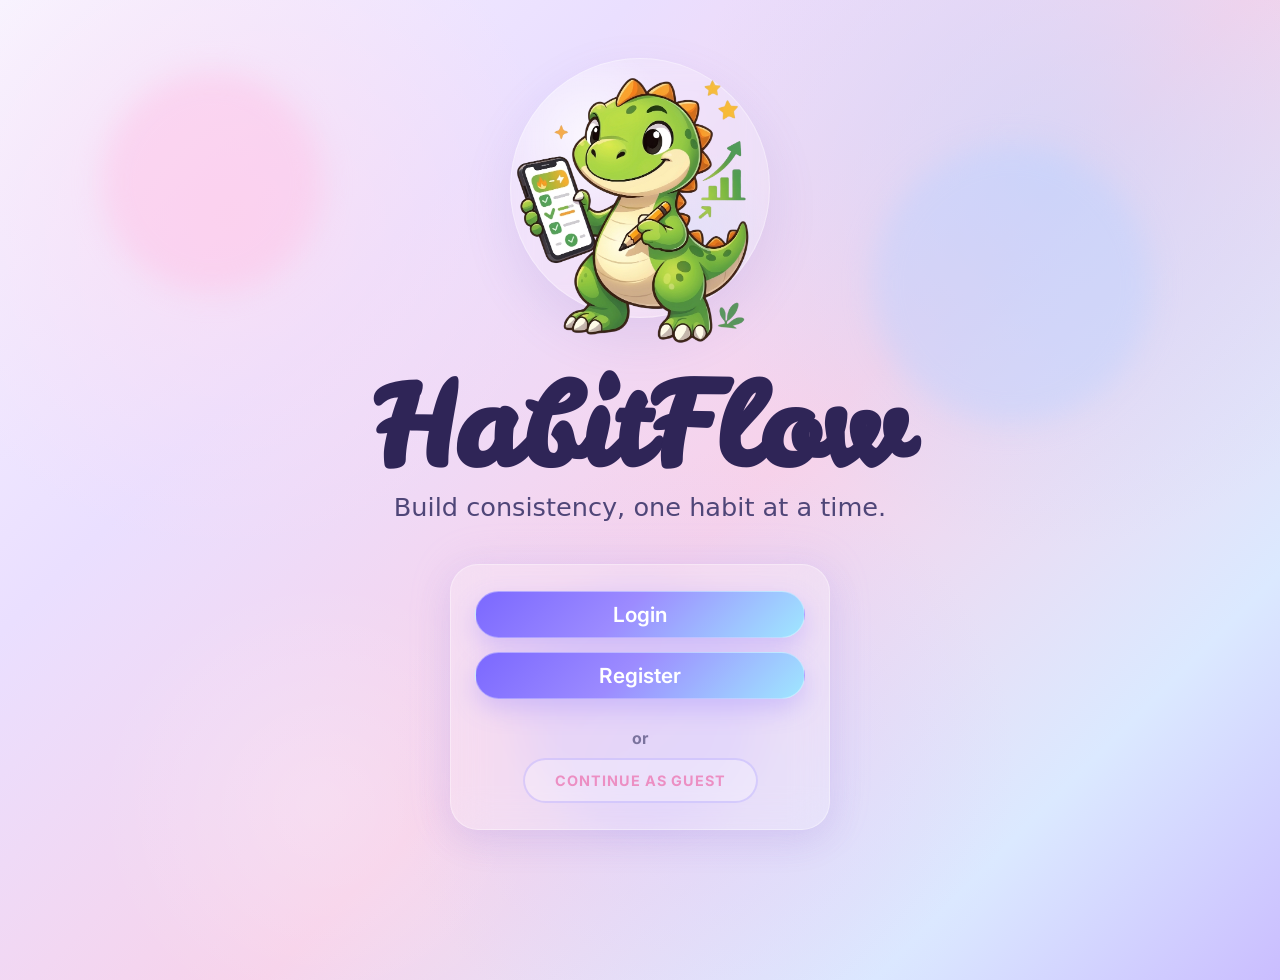
<file: frontend/pages/index.html>
<!DOCTYPE html>
<html lang="en">

<head>
  <meta charset="UTF-8">
  <meta http-equiv="X-UA-Compatible" content="IE=edge">
  <meta name="viewport" content="width=device-width, initial-scale=1.0">
  <title>Habit Tracker | Build Better Habits</title>

  <!-- BASE -->
  <link rel="stylesheet" href="../css/base/reset.css">
  <link rel="stylesheet" href="../css/base/root.css">

  <!-- GLOBAL -->
  <link rel="stylesheet" href="../css/global.css">

  <!-- COMPONENTS -->



  <!-- PAGE -->
  <link rel="stylesheet" href="../css/pages/landing-page.css">
</head>

<body class="landing-page">
  <div class="bg-orb orb-1"></div>
  <div class="bg-orb orb-2"></div>
  <div class="bg-orb orb-3"></div>

  <div class="page-shell">
    <header class="landing-header">
      <div class="illustration-circle">
        <img src="../img/streakasaur-hero.png" alt="Habitify Mascot" width="300"
          title="Start your journey and keep the streak alive!">
      </div>
      <h1 class="app-title">HabitFlow</h1>
      <p class="tagline">Build consistency, one habit at a time.</p>
    </header>

    <main class="splash-content glass-panel">
      <a href="login.html"><button class="btn btn-glow">Login</button></a>
      <a href="register.html"><button class="btn btn-glow">Register</button></a>

      <div class="guest-option">
        <p>or</p>
        <button id="guestBtn" class="btn-guest">
          Continue as Guest
        </button>
      </div>
      <script src="../js/core/storage.js"></script>
      <script src="../js/core/auth.js"></script>
      <script src="../js/core/redirect.js"></script>

    </main>
  </div>
</body>

</html>
</file>
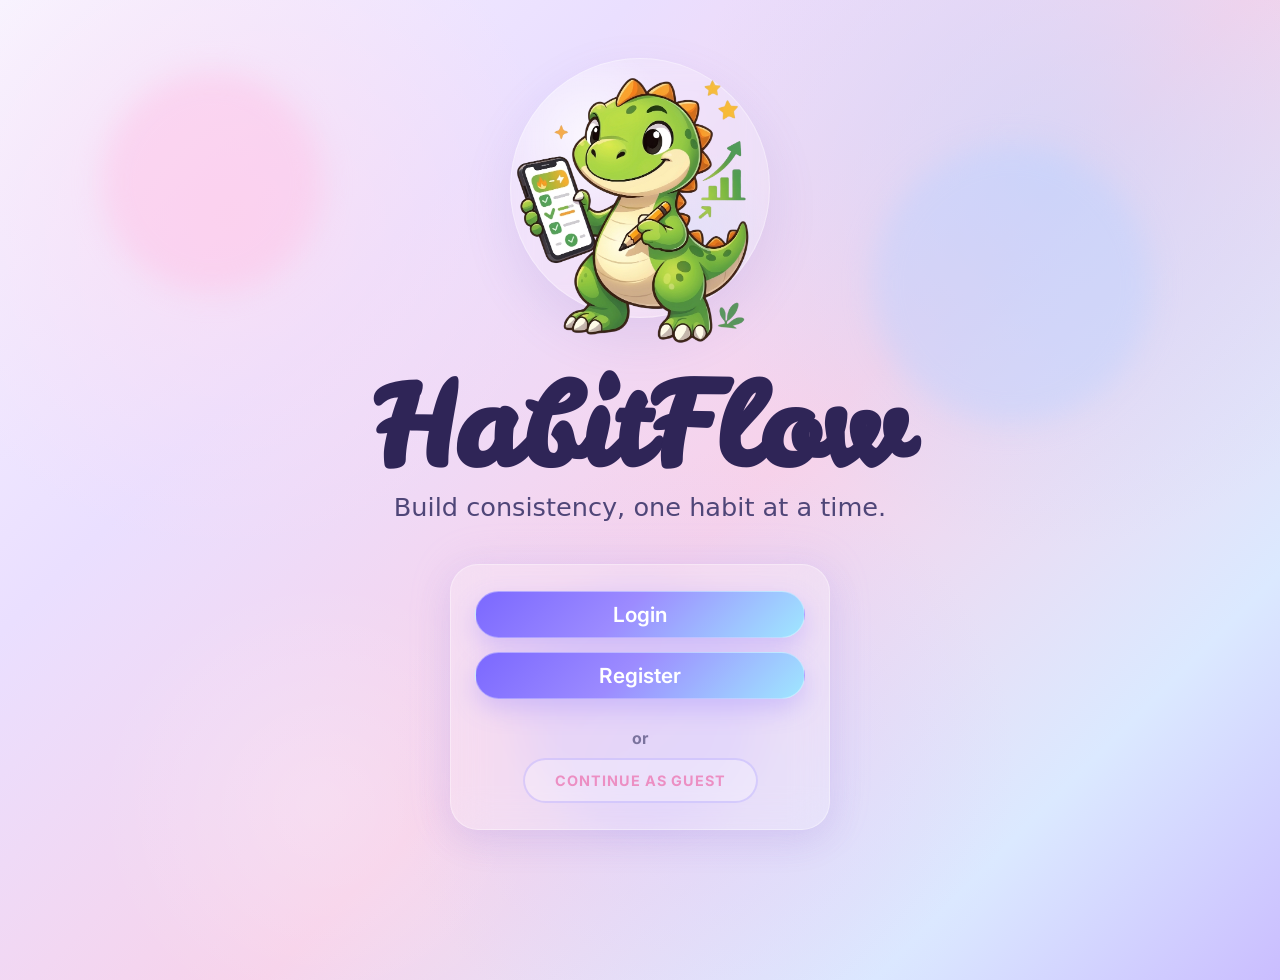
<file: frontend/pages/achievements.html>
<!DOCTYPE html>
<html lang="en">

<head>
    <meta charset="UTF-8">
    <meta name="viewport" content="width=device-width, initial-scale=1.0">

    <title>Achievements | HabitFlow</title>

    <!-- Base -->
    <link rel="stylesheet" href="../css/base/reset.css">
    <link rel="stylesheet" href="../css/base/root.css">

    <!-- Global -->
    <link rel="stylesheet" href="../css/global.css">

    <!-- Navigation -->
    <link rel="stylesheet" href="../css/components/navigation.css">

    <!-- Page -->
    <link rel="stylesheet" href="../css/pages/achievements/main.css">
    <link rel="stylesheet" href="../css/pages/achievements/summary.css">
    <link rel="stylesheet" href="../css/pages/achievements/filters.css">
    <link rel="stylesheet" href="../css/pages/achievements/cards.css">

    <link rel="stylesheet"
        href="https://fonts.googleapis.com/css2?family=Material+Symbols+Rounded:opsz,wght,FILL,GRAD@20..48,100..700,0..1,-50..200" />
</head>


<body>

    <!-- =========================================================
         ACHIEVEMENTS PAGE
    ========================================================== -->

    <main class="achievements-page">

        <!-- =========================================================
         ACHIEVEMENTS HEADER
    ========================================================== -->

        <section class="achievements-header">

            <div class="achievements-header-content">

                <div class="achievements-title-icon">
                    <span class="material-symbols-rounded">
                        emoji_events
                    </span>
                </div>

                <div class="achievements-title-text">

                    <h1>Achievements</h1>

                    <p>
                        Celebrate your progress and every milestone along the way.
                    </p>

                </div>

            </div>


            <!-- Streaksaur -->
            <div class="achievements-header-avatar">

                <img src="../img/streakasaur-hero.png" alt="Streaksaur">

            </div>

        </section>

        <!-- =========================================================
         ACHIEVEMENT SUMMARY
    ========================================================== -->

        <section class="achievement-summary">

            <!-- Unlocked -->
            <div class="achievement-summary-item">

                <div class="summary-icon summary-unlocked">
                    <span class="material-symbols-rounded">
                        workspace_premium
                    </span>
                </div>

                <div class="summary-info">
                    <strong id="summary-unlocked">0</strong>
                    <span>Unlocked</span>
                </div>

            </div>


            <div class="summary-divider"></div>


            <!-- Locked -->
            <div class="achievement-summary-item">

                <div class="summary-icon summary-locked">
                    <span class="material-symbols-rounded">
                        lock
                    </span>
                </div>

                <div class="summary-info">
                    <strong id="summary-locked">0</strong>
                    <span>Locked</span>
                </div>

            </div>


            <div class="summary-divider"></div>


            <!-- Points -->
            <div class="achievement-summary-item">

                <div class="summary-icon summary-points">
                    <span class="material-symbols-rounded">
                        diamond
                    </span>
                </div>

                <div class="summary-info">
                    <strong id="summary-points">0</strong>
                    <span>Points</span>
                </div>

            </div>


            <div class="summary-divider"></div>


            <!-- Best Streak -->
            <div class="achievement-summary-item">

                <div class="summary-icon summary-streak">
                    <span class="material-symbols-rounded">
                        local_fire_department
                    </span>
                </div>

                <div class="summary-info">
                    <strong id="summary-best-streak">0</strong>
                    <span>Best Streak</span>
                </div>

            </div>

        </section>

        <!-- =========================================================
         ACHIEVEMENT COLLECTION
    ========================================================== -->

        <section class="achievement-collection">
            <!-- =====================================================
             ACHIEVEMENT FILTERS
            ====================================================== -->

            <div class="achievement-filters">

                <button type="button" class="achievement-filter active" data-category="all">
                    All
                </button>

                <button type="button" class="achievement-filter" data-category="streak">
                    <span class="material-symbols-rounded">
                        local_fire_department
                    </span>

                    Streaks
                </button>

                <button type="button" class="achievement-filter" data-category="habit">
                    <span class="material-symbols-rounded">
                        checklist
                    </span>

                    Habits
                </button>

                <button type="button" class="achievement-filter" data-category="milestone">
                    <span class="material-symbols-rounded">
                        workspace_premium
                    </span>

                    Milestones
                </button>

                <div class="achievement-progress">
                    <span id="achievement-progress-count">0 / 0</span>
                    <small>unlocked</small>
                </div>

            </div>

            <!-- =====================================================
             ACHIEVEMENT GRID
        ====================================================== -->
            <!-- =====================================================
     STREAK ACHIEVEMENTS
====================================================== -->

            <div class="achievement-category-section">

                <div class="achievement-category-header">
                    <h3>
                        <span class="material-symbols-rounded">
                            local_fire_department
                        </span>

                        Streaks
                    </h3>
                </div>

                <div id="streak-achievement-grid" class="achievement-grid"></div>

            </div>


            <!-- =====================================================
     HABIT ACHIEVEMENTS
====================================================== -->

            <div class="achievement-category-section">

                <div class="achievement-category-header">
                    <h3>
                        <span class="material-symbols-rounded">
                            checklist
                        </span>

                        Habits
                    </h3>
                </div>

                <div id="habit-achievement-grid" class="achievement-grid"></div>

            </div>


            <!-- =====================================================
     MILESTONE ACHIEVEMENTS
====================================================== -->

            <div class="achievement-category-section">

                <div class="achievement-category-header">
                    <h3>
                        <span class="material-symbols-rounded">
                            workspace_premium
                        </span>

                        Milestones
                    </h3>
                </div>

                <div id="milestone-achievement-grid" class="achievement-grid"></div>

            </div>



        </section>

    </main>


    <!-- =========================================================
         CORE
    ========================================================== -->

    <script src="../js/core/storage.js"></script>
    <script src="../js/core/auth.js"></script>
    <script src="../js/core/protect.js"></script>


    <!-- =========================================================
         SHARED
    ========================================================== -->

    <script src="../js/shared/profile-utils.js"></script>
    <script src="../js/shared/navigation.js"></script>
    <script src="../js/shared/habit-utils.js"></script>


    <script src="../js/achievements/data.js"></script>
    <script src="../js/achievements/evaluator.js"></script>
    <script src="../js/achievements/render.js"></script>
    <script src="../js/achievements/main.js"></script>

</body>

</html>
</file>
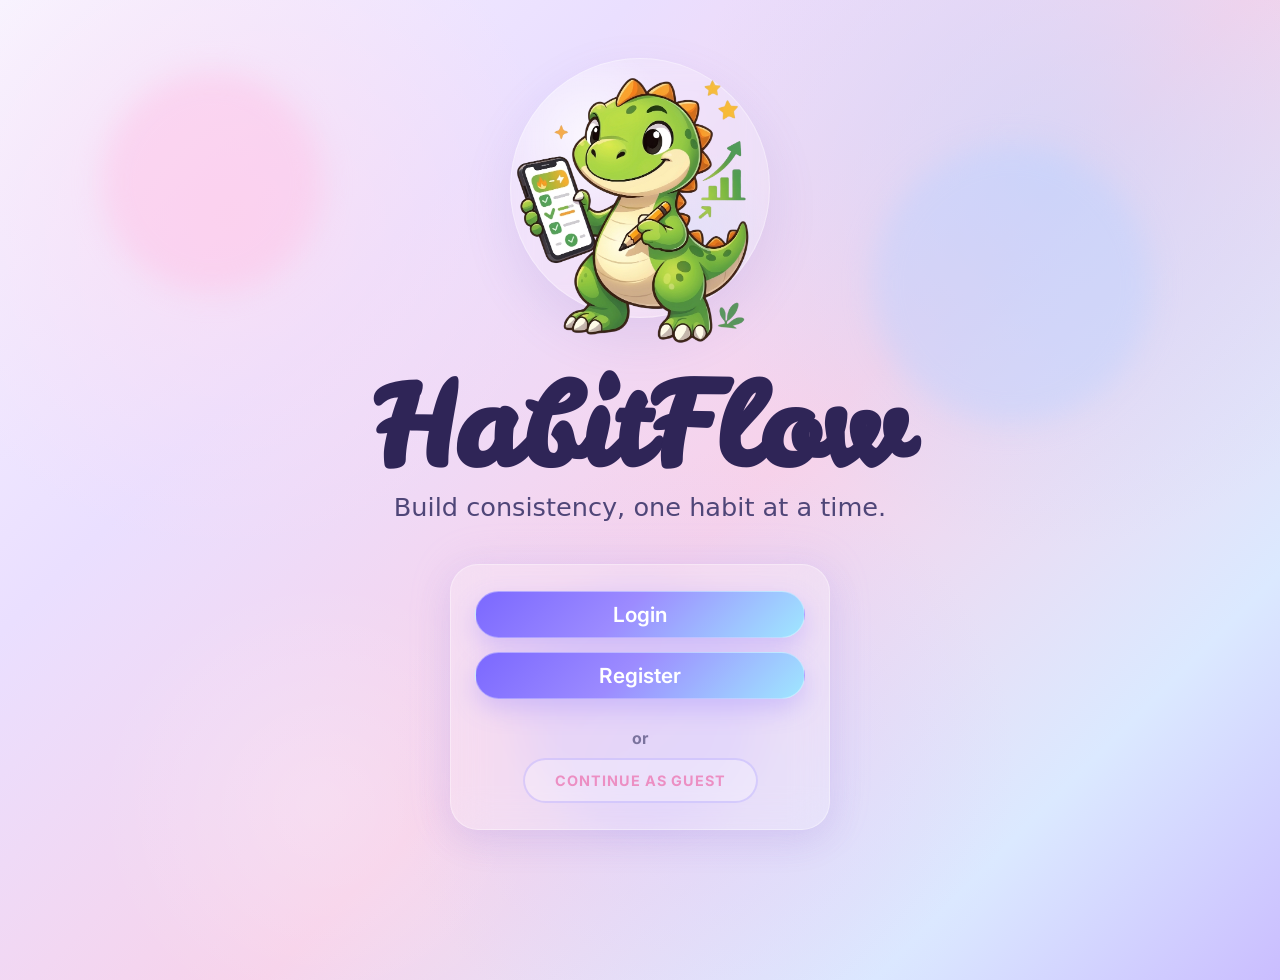
<file: frontend/pages/analytics.html>
<!DOCTYPE html>
<html lang="en">

<head>
  <meta charset="UTF-8">
  <meta name="viewport" content="width=device-width, initial-scale=1.0">
  <title>Stats | Habit Tracker</title>

  <!-- BASE + GLOBAL STYLES -->
  <link rel="stylesheet" href="../css/base/reset.css">
  <link rel="stylesheet" href="../css/base/root.css">
  <link rel="stylesheet" href="../css/global.css">
  <link rel="stylesheet" href="../css/components/buttons.css">
  <link rel="stylesheet" href="../css/components/navigation.css">
  <link rel="stylesheet" href="../css/pages/dashboard.css">
  <!-- PAGE-SPECIFIC STYLES FOR STATS -->
  <link rel="stylesheet" href="../css/pages/stats.css">
  <link rel="stylesheet"
    href="https://fonts.googleapis.com/css2?family=Material+Symbols+Rounded:opsz,wght,FILL,GRAD@20..48,100..700,0..1,-50..200" />
</head>

<!-- Main container for the stats page -->
<body class="dashboard-container">
  <!-- Decorative background elements -->
  <div class="bg-orb orb-1"></div>
  <div class="bg-orb orb-2"></div>
  <div class="bg-orb orb-3"></div>

  <!-- Header section: page title + user avatar -->
  <header class="dash-header">
    <div class="dash-header-content">
      <div class="dash-user-info">
        <h1 class="dash-user-name">Stats</h1>
        <p class="dash-date" id="stats-subtitle">Your performance overview</p>
      </div>
      <div class="dash-avatar" id="dashboard-profile-avatar">U</div>
    </div>
  </header>

  <!-- Main wrapper containing all stats sections -->
  <main class="dash-wrapper stats-wrapper">

    <!-- Time range selector: Week / Month / All time -->
    <div class="range-toggle">
      <button class="range-btn is-active" data-range="week">Week</button>
      <button class="range-btn" data-range="month">Month</button>
      <button class="range-btn" data-range="all">All time</button>
    </div>

    <!-- 4 stat cards with circular progress rings -->
    <section class="stats-grid">

      <!-- Card 1: Current streak -->
      <div class="stat-card">
        <div class="ring-wrap">
          <svg width="84" height="84" viewBox="0 0 84 84">
            <circle class="ring-bg" cx="42" cy="42" r="38"></circle>
            <circle class="ring-fill" id="ring-fill-streak" cx="42" cy="42" r="38" style="stroke: var(--cat-fitness)"></circle>
          </svg>
          <div class="ring-center">
            <span class="ring-icon">🔥</span>
            <strong class="sc-number" id="sc-streak">0</strong>
          </div>
        </div>
        <span class="sc-label">days in a row</span>
        <span class="sc-title">STREAK</span>
      </div>

      <!-- Card 2: Best/personal-best streak -->
      <div class="stat-card">
        <div class="ring-wrap">
          <svg width="84" height="84" viewBox="0 0 84 84">
            <circle class="ring-bg" cx="42" cy="42" r="38"></circle>
            <circle class="ring-fill" id="ring-fill-best" cx="42" cy="42" r="38" style="stroke: var(--clr-secondary-deep)"></circle>
          </svg>
          <div class="ring-center">
            <span class="ring-icon">🏆</span>
            <strong class="sc-number" id="sc-best">0</strong>
          </div>
        </div>
        <span class="sc-label">personal best</span>
        <span class="sc-title">BEST</span>
      </div>

      <!-- Card 3: Total completed (changes with range toggle) -->
      <div class="stat-card">
        <div class="ring-wrap">
          <svg width="84" height="84" viewBox="0 0 84 84">
            <circle class="ring-bg" cx="42" cy="42" r="38"></circle>
            <circle class="ring-fill" id="ring-fill-completed" cx="42" cy="42" r="38" style="stroke: var(--cat-health)"></circle>
          </svg>
          <div class="ring-center">
            <span class="ring-icon">✅</span>
            <strong class="sc-number" id="sc-completed">0</strong>
          </div>
        </div>
        <!-- Label text (e.g. "this week") is set dynamically by JS -->
        <span class="sc-label" id="sc-completed-label">this week</span>
        <span class="sc-title">COMPLETED</span>
      </div>

      <!-- Card 4: Completion rate % -->
      <div class="stat-card">
        <div class="ring-wrap">
          <svg width="84" height="84" viewBox="0 0 84 84">
            <circle class="ring-bg" cx="42" cy="42" r="38"></circle>
            <circle class="ring-fill" id="ring-fill-rate" cx="42" cy="42" r="38" style="stroke: var(--cat-learning)"></circle>
          </svg>
          <div class="ring-center">
            <strong class="sc-number" id="sc-rate">0%</strong>
          </div>
        </div>
        <span class="sc-label">completion</span>
        <span class="sc-title">RATE</span>
      </div>
    </section>

    <!-- Weekly bar chart: last 7 days completion -->
    <section class="chart-section">
      <div class="section-head">
        <h2 class="section-label">Daily Completions</h2>
        <span class="section-tag">Last 7 days</span>
      </div>
      <!-- Bars injected here by JS -->
      <div class="week-chart" id="week-chart"></div>
      <div class="chart-legend">
        <span><i class="legend-dot dot-all"></i> All done</span>
        <span><i class="legend-dot dot-partial"></i> Partial</span>
        <span><i class="legend-dot dot-today"></i> Today</span>
      </div>
    </section>

    <!-- Category Focus donut chart -->
    <section class="category-section">
      <div class="section-head">
        <h2 class="section-label">Category Focus</h2>
      </div>
      <div class="category-body">
        <!-- Donut background set via JS conic-gradient -->
        <div class="donut-chart" id="category-donut">
          <div class="donut-hole"></div>
        </div>
        <!-- Legend rows injected here by JS -->
        <div class="category-legend" id="category-legend"></div>
      </div>
    </section>

    <!-- 12-week GitHub-style activity heatmap -->
    <section class="activity-section">
      <div class="section-head">
        <h2 class="section-label">Activity — Last 12 Weeks</h2>
      </div>
      <!-- Heatmap cells injected here by JS -->
      <div class="heatmap-grid" id="heatmap-grid"></div>
      <div class="chart-legend">
        <span>Less</span>
        <span class="legend-dot heat-swatch heat-0"></span>
        <span class="legend-dot heat-swatch heat-1"></span>
        <span class="legend-dot heat-swatch heat-2"></span>
        <span class="legend-dot heat-swatch heat-3"></span>
        <span class="legend-dot heat-swatch heat-4"></span>
        <span>More</span>
      </div>
    </section>

    <!-- Best day this month banner (hidden if no data yet) -->
    <div class="best-day-banner" id="best-day-banner" hidden>
      <span class="best-day-tag">BEST DAY THIS MONTH</span>
      <h3 class="best-day-title" id="best-day-title">—</h3>
      <p class="best-day-sub" id="best-day-sub">—</p>
    </div>

    <!-- Per-habit completion breakdown -->
    <section class="breakdown-section">
      <div class="section-head">
        <h2 class="section-label">Habit Breakdown</h2>
      </div>
      <!-- Rows injected here by JS -->
      <div class="breakdown-list" id="breakdown-list"></div>
    </section>

    <!-- Streak milestone badges (pill style) -->
    <section class="badges-section">
      <div class="section-head">
        <h2 class="section-label">Badges Unlocked</h2>
      </div>
      <!-- Pills injected here by JS -->
      <div class="badges-list" id="badges-list"></div>
      <!-- Progress bar to next locked milestone -->
      <div class="badge-progress" id="badge-progress-wrap"></div>
    </section>

    <!-- Shown only when user has zero habits -->
    <div class="empty-state" id="stats-empty-state" hidden>
      <span class="empty-icon">📈</span>
      <p class="empty-title">No stats yet</p>
      <p class="empty-sub">Complete a few habits to see your progress here!</p>
    </div>

  </main>

  <!-- CORE: storage + auth must load first, everything depends on them -->
  <script src="../js/core/storage.js"></script>
  <script src="../js/core/config.js"></script>
  <script src="../js/core/auth.js"></script>
  <script src="../js/core/protect.js"></script>

  <!-- SHARED: navigation injects the sidebar/bottom-nav; habit-utils has all calculation functions -->
  <script src="../js/shared/profile-utils.js"></script>
  <script src="../js/shared/navigation.js"></script>
  <script src="../js/shared/habit-utils.js"></script>

  <!-- DATA: loads window.habits from localStorage -->
  <script src="../js/dashboard/data.js"></script>

  <!-- STATS PAGE RENDER: must load last, uses everything above -->
  <script src="../js/stats/stats-render.js"></script>
  <script src="../js/stats/stats-utils.js"></script>

</body>
</html>
</file>
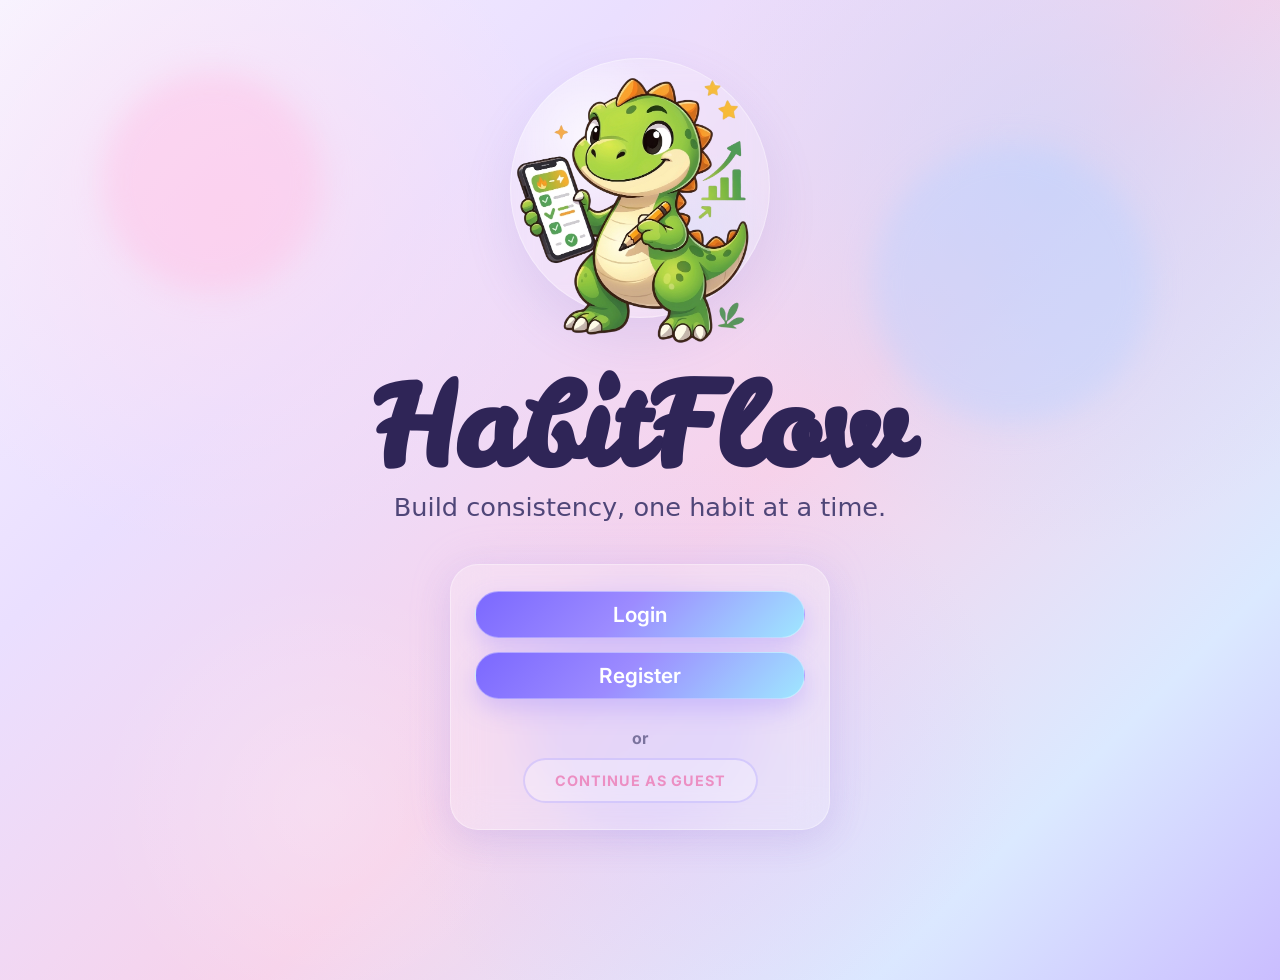
<file: frontend/pages/settings.html>
<!DOCTYPE html>
<html lang="en">

<head>
    <meta charset="UTF-8">
    <meta name="viewport" content="width=device-width, initial-scale=1.0">
    <title>Settings | HabitFlow</title>
    <!-- BASE -->
    <link rel="stylesheet" href="../css/base/reset.css">
    <link rel="stylesheet" href="../css/base/root.css">

    <!-- GLOBAL -->
    <link rel="stylesheet" href="../css/global.css">

    <!-- COMPONENTS -->

    <link rel="stylesheet" href="../css/components/navigation.css">

    <!-- PAGE -->
    <link rel="stylesheet" href="../css/pages/settings-main.css">
    <link rel="stylesheet"
        href="https://fonts.googleapis.com/css2?family=Material+Symbols+Rounded:opsz,wght,FILL,GRAD@20..48,100..700,0..1,-50..200" />
</head>

<body class="settings-page">
    <main class="settings-layout">
        <div class="settings-card glass-panel">

            <!-- PAGE HEADER -->
            <header class="settings-page-header">
                <div class="header-content">
                    <h1>Settings</h1>
                    <p class="desktop-subtitle">
                        Manage your account and app details.
                    </p>
                    <div class="mobile-user-info">
                        <h2 id="settings-profile-name">Guest</h2>
                        <span>🔥 1-day streak</span>
                    </div>
                </div>

                <a href="settings/avatar.html" class="header-avatar" id="settings-profile-avatar"
                    aria-label="Open Avatar Settings">
                    G
                </a>
            </header>

            <!-- ACCOUNT -->
            <section class="settings-section">
                <h3 class="section-label">ACCOUNT</h3>

                <nav class="settings-list">

                    <a href="settings/avatar.html" class="settings-item avatar-setting">

                        <div class="item-content">

                            <div class="avatar-icon">
                                🦖
                            </div>

                            <div class="item-details">

                                <span class="item-text">
                                    My Avatar
                                </span>

                                <!-- Updated dynamically -->
                                <span class="avatar-status" id="current-avatar-name">
                                    King Saur · Active
                                </span>

                                <span class="avatar-chip">
                                    🌱 Change Streaksaur
                                </span>

                            </div>

                        </div>

                        <span class="chevron">›</span>

                    </a>

                    <a href="settings/accupdate.html" class="settings-item">
                        <div class="item-content">
                            <span class="item-icon">👤</span>

                            <div class="item-details">
                                <span class="item-text">Account</span>
                                <span class="item-subtext">
                                    Profile, email, password
                                </span>
                            </div>
                        </div>
                        <span class="chevron">›</span>
                    </a>
                </nav>
            </section>

            <!-- PREFERENCES -->
            <section class="settings-section">
                <h3 class="section-label">PREFERENCES</h3>

                <nav class="settings-list">

                    <a href="#" class="settings-item">
                        <div class="item-content">
                            <span class="item-icon">🔔</span>
                            <div class="item-details">
                                <span class="item-text">Notifications</span>
                                <span class="item-subtext">
                                    Reminders and alerts
                                </span>
                            </div>
                        </div>
                        <span class="chevron">›</span>
                    </a>

                    <a href="#" class="settings-item">
                        <div class="item-content">
                            <span class="item-icon">🎨</span>
                            <div class="item-details">
                                <span class="item-text">Appearance</span>
                                <span class="item-subtext">
                                    Theme and display
                                </span>
                            </div>
                        </div>
                        <span class="chevron">›</span>
                    </a>

                </nav>
            </section>

            <!-- LEGAL -->
            <section class="settings-section">
                <h3 class="section-label">LEGAL</h3>

                <nav class="settings-list">

                    <a href="settings/terms.html" class="settings-item">
                        <div class="item-content">
                            <span class="item-icon">📜</span>
                            <div class="item-details">
                                <span class="item-text">Terms and Conditions</span>
                                <span class="item-subtext">
                                    Usage agreement
                                </span>
                            </div>
                        </div>
                        <span class="chevron">›</span>
                    </a>

                    <a href="settings/policy.html" class="settings-item">
                        <div class="item-content">
                            <span class="item-icon">🔒</span>
                            <div class="item-details">
                                <span class="item-text">Privacy Policy</span>
                                <span class="item-subtext">
                                    How your data is handled
                                </span>
                            </div>
                        </div>
                        <span class="chevron">›</span>
                    </a>

                </nav>
            </section>

            <!-- APP -->
            <section class="settings-section">
                <h3 class="section-label">APP</h3>

                <nav class="settings-list">

                    <a href="settings/about.html" class="settings-item">
                        <div class="item-content">
                            <span class="item-icon">ℹ️</span>
                            <div class="item-details">
                                <span class="item-text">About App</span>
                                <span class="item-subtext">
                                    Version and credits
                                </span>
                            </div>
                        </div>
                        <span class="chevron">›</span>
                    </a>

                    <a href="#" class="settings-item danger-item">
                        <div class="item-content">
                            <span class="item-icon">🗑️</span>
                            <div class="item-details">
                                <span class="item-text">Data & Privacy</span>
                                <span class="item-subtext">
                                    Reset all your data
                                </span>
                            </div>
                        </div>
                        <span class="chevron">›</span>
                    </a>

                    <!-- <a href="#" class="settings-item logout-item" id="logout-trigger">
                        <div class="item-content">
                            <span class="item-icon">🚪</span>

                            <div class="item-details">
                                <span class="item-text">Log Out</span>
                                <span class="item-subtext">
                                    Sign out from your account
                                </span>
                            </div>
                        </div>

                        <span class="chevron">›</span>
                    </a> -->

                </nav>
            </section>

            <!-- LOGOUT -->
            <section class="logout-section">

                <div class="logout-card">

                    <div class="logout-icon">
                        🚪
                    </div>

                    <h3>Log Out</h3>

                    <p>
                        End your current HabitFlow session and return to the welcome screen.
                    </p>

                    <button type="button" class="logout-card-btn" id="logout-trigger">
                        Log Out
                    </button>

                </div>

            </section>

        </div>
    </main>
    <!-- LOGOUT CONFIRMATION MODAL -->
    <div class="logout-modal-overlay" id="logout-modal" hidden>
        <div class="logout-modal">
            <h2>Log Out?</h2>

            <p>
                Are you sure you want to sign out of HabitFlow?
            </p>

            <div class="logout-modal-actions">
                <button type="button" class="logout-cancel-btn" id="logout-cancel">
                    Cancel
                </button>

                <button type="button" class="logout-confirm-btn" id="logout-confirm">
                    Log Out
                </button>
            </div>
        </div>
    </div>

    <script src="../js/core/storage.js"></script>
    <script src="../js/core/auth.js"></script>
    <script src="../js/core/protect.js"></script>

    <script src="../js/shared/profile-utils.js"></script>
    <script src="../js/shared/navigation.js"></script>
    <script src="../js/shared/smart-back.js"></script>
    <script src="../js/shared/password-ui.js"></script>

    <script src="../js/settings/settings.js"></script>
</body>

</html>
</file>
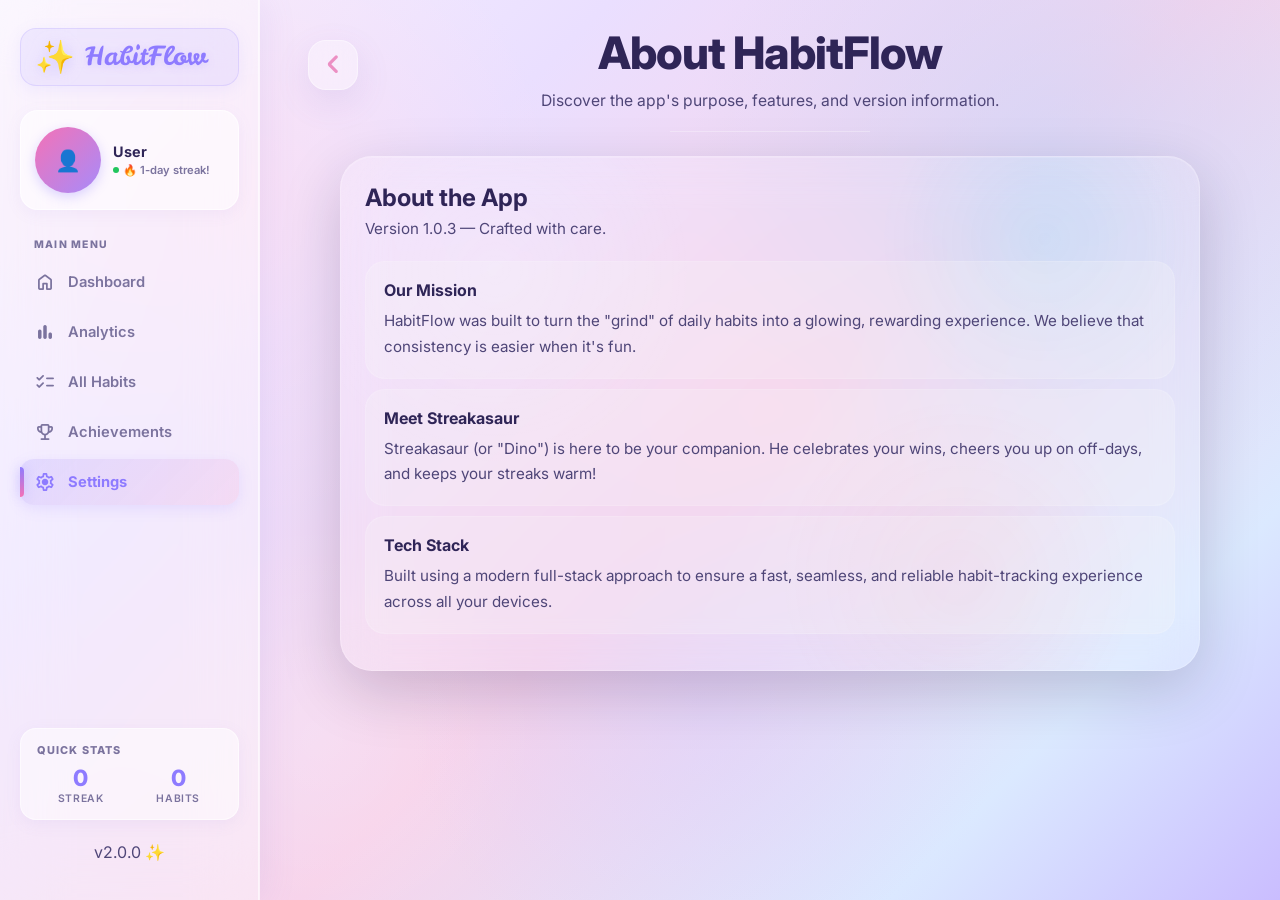
<file: frontend/pages/settings/about.html>
<!DOCTYPE html>
<html lang="en">

<head>
    <meta charset="UTF-8">
    <meta name="viewport" content="width=device-width, initial-scale=1.0">
    <title>About | HabitFlow</title>
    <!-- BASE -->
    <link rel="stylesheet" href="../../css/base/reset.css">
    <link rel="stylesheet" href="../../css/base/root.css">

    <!-- GLOBAL -->
    <link rel="stylesheet" href="../../css/global.css">

    <!-- COMPONENTS -->
    <link rel="stylesheet" href="../../css/components/navigation.css">
    <link rel="stylesheet" href="../../css/components/back-button.css">

    <!-- PAGE -->
    <link rel="stylesheet" href="../../css/pages/settings-main.css">
    <link rel="stylesheet" href="../../css/pages/settings-subpages.css">

    <link rel="stylesheet"
        href="https://fonts.googleapis.com/css2?family=Material+Symbols+Rounded:opsz,wght,FILL,GRAD@20..48,100..700,0..1,-50..200" />
</head>

<body class="sub-settings-page">
    <main class="sub-settings-layout">
        <!-- =============================================
             PAGE HEADER
             Back button + page title and description
             ============================================= -->
        <header class="sub-page-banner">

            <!-- Back navigation: returns to main settings hub -->
            <div class="header-top">
                <a href="../settings.html" class="back-btn">
                    <span class="material-symbols-rounded">
                        arrow_back_ios_new
                    </span>
                </a>
            </div>

            <!-- Page title block -->
            <div class="page-heading">
                <h1>About HabitFlow</h1>
                <p>
                    Discover the app's purpose, features, and version information.
                </p>
            </div>

        </header>

        <section class="sub-settings-card glass-panel">
            <header class="sub-page-header">
                <div class="sub-page-title">
                    <h2>About the App</h2>
                    <p>Version 1.0.3 — Crafted with care.</p>
                </div>
            </header>

            <div class="sub-page-content about-content">
                <section class="content-block">
                    <h3>Our Mission</h3>
                    <p>HabitFlow was built to turn the "grind" of daily habits into a glowing, rewarding experience. We
                        believe that consistency is easier when it's fun.</p>
                </section>

                <section class="content-block">
                    <h3>Meet Streakasaur</h3>
                    <p>Streakasaur (or "Dino") is here to be your companion. He celebrates your wins, cheers you up on
                        off-days, and keeps your streaks warm!</p>
                </section>

                <section class="content-block">
                    <h3>Tech Stack</h3>
                    <p>Built using a modern full-stack approach to ensure a fast, seamless, and reliable habit-tracking
                        experience across all your devices.</p>
                </section>
            </div>
        </section>
    </main>

    <script src="../../js/shared/navigation.js"></script>
    <script src="../../js/shared/smart-back.js"></script>
</body>

</html>
</file>
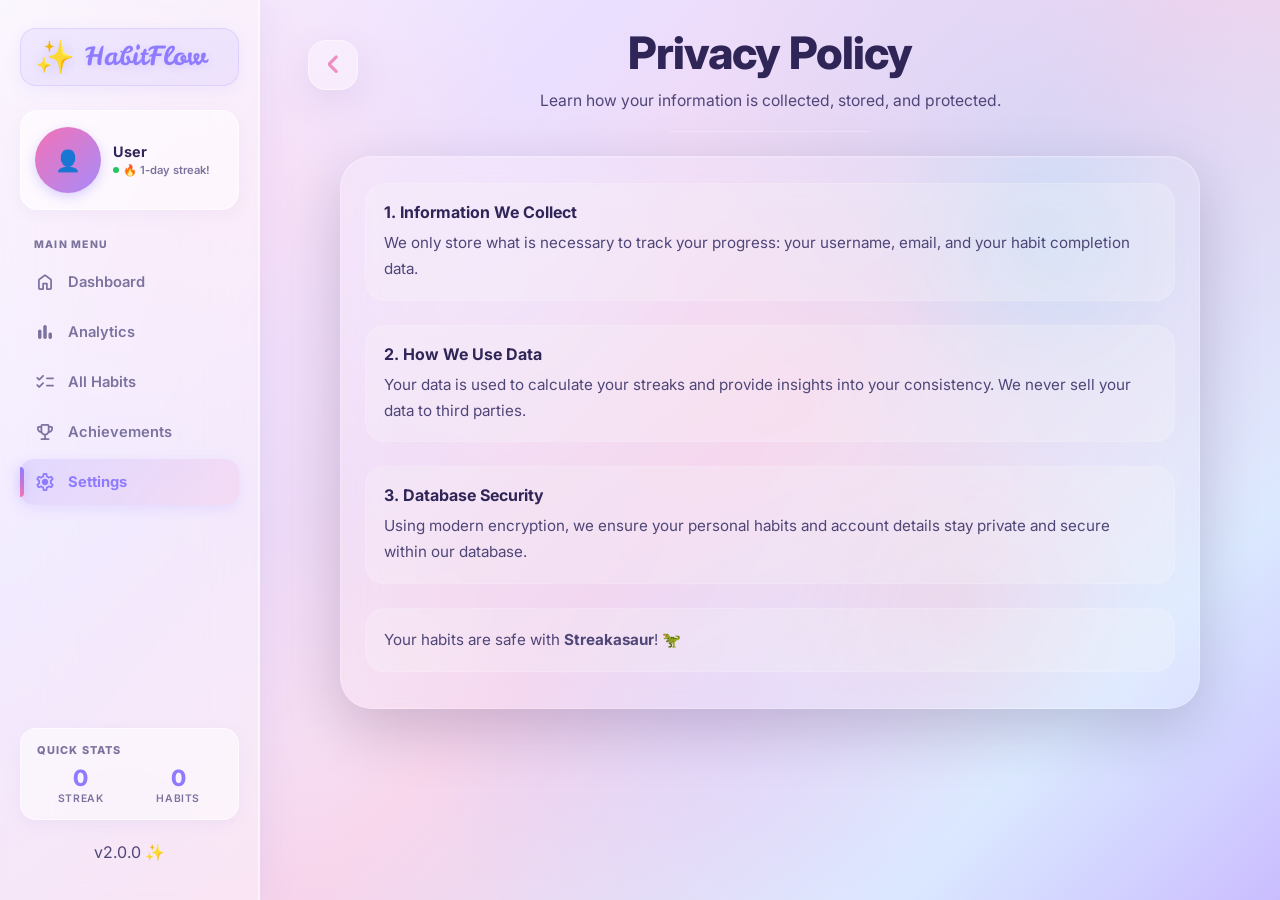
<file: frontend/pages/settings/policy.html>
<!DOCTYPE html>
<html lang="en">

<head>
    <meta charset="UTF-8">
    <meta name="viewport" content="width=device-width, initial-scale=1.0">
    <title>Privacy Policy | HabitFlow</title>
    <!-- BASE -->
    <link rel="stylesheet" href="../../css/base/reset.css">
    <link rel="stylesheet" href="../../css/base/root.css">

    <!-- GLOBAL -->
    <link rel="stylesheet" href="../../css/global.css">

    <!-- COMPONENTS -->
    <link rel="stylesheet" href="../../css/components/navigation.css">
    <link rel="stylesheet" href="../../css/components/back-button.css">
    <!-- PAGE -->
    <link rel="stylesheet" href="../../css/pages/settings-main.css">
    <link rel="stylesheet" href="../../css/pages/settings-subpages.css">

    <link rel="stylesheet"
        href="https://fonts.googleapis.com/css2?family=Material+Symbols+Rounded:opsz,wght,FILL,GRAD@20..48,100..700,0..1,-50..200" />
</head>

<body class="sub-settings-page">
    <main class="sub-settings-layout">
        <!-- =============================================
             PAGE HEADER
             Back button + page title and description
             ============================================= -->
        <header class="sub-page-banner">

            <!-- Back navigation: returns to main settings hub -->
            <div class="header-top">
                <a href="../settings.html" class="back-btn">
                    <span class="material-symbols-rounded">
                        arrow_back_ios_new
                    </span>
                </a>
            </div>

            <!-- Page title block -->
            <!-- Page title block -->
            <div class="page-heading">
                <h1>Privacy Policy</h1>
                <p>
                    Learn how your information is collected, stored, and protected.
                </p>
            </div>

        </header>

        <section class="sub-settings-card glass-panel">
            <div class="sub-page-content legal-content">
                <section class="content-block">
                    <h3>1. Information We Collect</h3>
                    <p>We only store what is necessary to track your progress: your username, email, and your habit
                        completion data.</p>
                </section>

                <section class="content-block">
                    <h3>2. How We Use Data</h3>
                    <p>Your data is used to calculate your streaks and provide insights into your consistency. We never
                        sell your data to third parties.</p>
                </section>

                <section class="content-block">
                    <h3>3. Database Security</h3>
                    <p>Using modern encryption, we ensure your personal habits and account details stay private and
                        secure within our database.</p>
                </section>

                <section class="content-block mascot-signoff">
                    <p>Your habits are safe with <strong>Streakasaur</strong>! 🦖</p>
                </section>
            </div>
        </section>
    </main>

    <script src="../../js/shared/navigation.js"></script>
    <script src="../../js/shared/smart-back.js"></script>
</body>

</html>
</file>
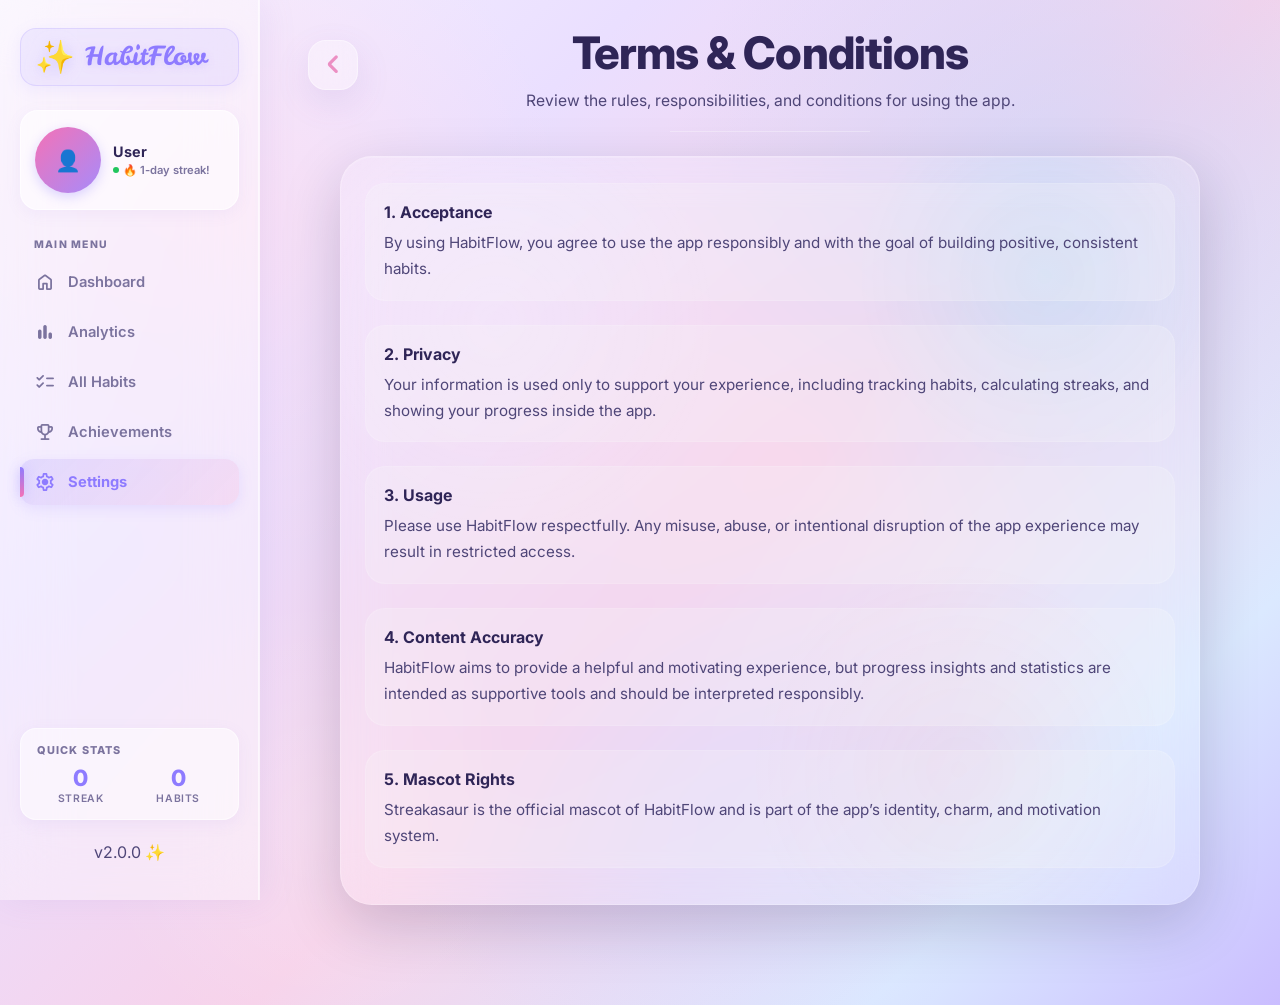
<file: frontend/pages/settings/terms.html>
<!DOCTYPE html>
<html lang="en">

<head>
    <meta charset="UTF-8">
    <meta name="viewport" content="width=device-width, initial-scale=1.0">
    <title>Terms & Conditions | HabitFlow</title>
    <!-- BASE -->
    <link rel="stylesheet" href="../../css/base/reset.css">
    <link rel="stylesheet" href="../../css/base/root.css">

    <!-- GLOBAL -->
    <link rel="stylesheet" href="../../css/global.css">

    <!-- COMPONENTS -->
    <link rel="stylesheet" href="../../css/components/navigation.css">
    <link rel="stylesheet" href="../../css/components/back-button.css">
    <!-- PAGE -->
    <link rel="stylesheet" href="../../css/pages/settings-main.css">
    <link rel="stylesheet" href="../../css/pages/settings-subpages.css">

    <link rel="stylesheet"
        href="https://fonts.googleapis.com/css2?family=Material+Symbols+Rounded:opsz,wght,FILL,GRAD@20..48,100..700,0..1,-50..200" />
</head>

<body class="sub-settings-page">
    <main class="sub-settings-layout">

        <!-- =============================================
             PAGE HEADER
             Back button + page title and description
             ============================================= -->
        <header class="sub-page-banner">

            <!-- Back navigation: returns to main settings hub -->
            <div class="header-top">
                <a href="../settings.html" class="back-btn">
                    <span class="material-symbols-rounded">
                        arrow_back_ios_new
                    </span>
                </a>
            </div>

            <!-- Page title block -->
            <!-- Page title block -->
            <div class="page-heading">
                <h1>Terms & Conditions</h1>
                <p>
                    Review the rules, responsibilities, and conditions for using the app.
                </p>
            </div>

        </header>

        <section class="sub-settings-card glass-panel">


            <div class="sub-page-content legal-content">
                <section class="content-block">
                    <h3>1. Acceptance</h3>
                    <p>By using HabitFlow, you agree to use the app responsibly and with the goal of building positive,
                        consistent habits.</p>
                </section>

                <section class="content-block">
                    <h3>2. Privacy</h3>
                    <p>Your information is used only to support your experience, including tracking habits, calculating
                        streaks, and showing your progress inside the app.</p>
                </section>

                <section class="content-block">
                    <h3>3. Usage</h3>
                    <p>Please use HabitFlow respectfully. Any misuse, abuse, or intentional disruption of the app
                        experience may result in restricted access.</p>
                </section>

                <section class="content-block">
                    <h3>4. Content Accuracy</h3>
                    <p>HabitFlow aims to provide a helpful and motivating experience, but progress insights and
                        statistics are intended as supportive tools and should be interpreted responsibly.</p>
                </section>

                <section class="content-block">
                    <h3>5. Mascot Rights</h3>
                    <p>Streakasaur is the official mascot of HabitFlow and is part of the app’s identity, charm, and
                        motivation system.</p>
                </section>
            </div>
        </section>
    </main>

    <script src="../../js/shared/navigation.js"></script>
    <script src="../../js/shared/smart-back.js"></script>
</body>

</html>
</file>
<file: frontend/css/base/root.css>
:root {
  /* =========================================
     HABITFLOW DREAMY GLASSMORPHISM PALETTE
     ========================================= */

  /* --- Brand Core --- */
  --clr-primary: #f3b6da; /* soft rose pink */
  --clr-primary-strong: #ec8fc3; /* stronger pink accent */
  --clr-primary-light: #f8eaff; /* pearl blush */

  --clr-secondary: #c7b8ff; /* pastel lavender */
  --clr-secondary-deep: #8e7bff; /* richer dreamy purple */

  --clr-accent-blue: #d7e8ff; /* powder blue */
  --clr-accent-periwinkle: #bfd1ff; /* periwinkle */
  --clr-accent-ice: #eef5ff; /* icy blue */
  --clr-accent-neon: #9fe7ff; /* soft cyan glow */

  /* --- Category accent colors --- */
  --cat-health: #34d399; /* wellness → mint green */
  --cat-learning: #60a5fa; /* learning → soft blue */
  --cat-fitness: #fb923c; /* fitness → energetic orange */
  --cat-mindfulness: #f472b6; /* mindfulness → calm pink */
  --cat-creativity: #fbbf24; /* creativity → warm amber */
  --cat-work: #22d3ee; /* productivity → cyan */
  --cat-other: #a78bfa; /* general → dreamy violet */

  /* --- Typography --- */
  --font-brand: "Leckerli One", cursive;
  --font-heading: "Plus Jakarta Sans", sans-serif;
  --font-tagline: "Akronim", system-ui;
  --font-main: "Inter", sans-serif;

  /* --- Font Sizes --- */
  --fs-logo: clamp(4rem, 10vw, 10rem);
  --fs-h1: 2.5rem;
  --fs-h2: 1.5rem;

  /* --- Text --- */
  --clr-text-main: #2f2557; /* main readable text */
  --clr-text-heading: #31265c;
  --clr-text-dark: #4f4678;
  --clr-text-soft: #7b739e;
  --clr-text-white: #ffffff;
  --clr-text-wine: #7b4f88; /* kept for compatibility with your old classes */
  --clr-modal-heading: #2a3441;
  --clr-modal-label: #4b5563;
  /* --- Glass Surfaces --- */
  --bg-card: rgba(255, 255, 255, 0.22);
  --bg-card-strong: rgba(255, 255, 255, 0.34);
  --bg-glass: rgba(255, 255, 255, 0.28);
  --bg-glass-heavy: rgba(255, 255, 255, 0.4);
  --border-glass: rgba(255, 255, 255, 0.38);
  --glass-border: rgba(255, 255, 255, 0.38); /* alias so old code works */

  /* --- Buttons --- */
  --clr-btn-base: #7b68ff;
  --clr-btn-hover: #6754f3;
  --clr-btn-gst: rgba(123, 104, 255, 0.22);

  /* --- Backgrounds --- */
  --bg-base: #f8f4ff;
  --bg-lilac: #eadfff;
  --bg-pink: #f8d4ea;
  --bg-blue: #dce9ff;
  --bg-periwinkle: #cabdff;

  /* --- Main Page Gradient --- */
  --grad-page:
    radial-gradient(
      circle at 18% 22%,
      rgba(255, 220, 239, 0.6),
      transparent 26%
    ),
    radial-gradient(
      circle at 82% 18%,
      rgba(191, 216, 255, 0.55),
      transparent 28%
    ),
    radial-gradient(
      circle at 55% 78%,
      rgba(217, 204, 255, 0.42),
      transparent 30%
    ),
    radial-gradient(
      circle at 25% 82%,
      rgba(255, 255, 255, 0.2),
      transparent 18%
    ),
    linear-gradient(
      135deg,
      #f8f4ff 0%,
      #eadfff 28%,
      #f7d2ea 55%,
      #dbe9ff 82%,
      #cabdff 100%
    );

  /* --- CTA Gradient --- */
  --grad-btn: linear-gradient(135deg, #7b68ff 0%, #9c8bff 45%, #9fe7ff 100%);

  /* --- Accent Gradient --- */
  --grad-accent: linear-gradient(
    135deg,
    rgba(243, 182, 218, 0.9),
    rgba(199, 184, 255, 0.9),
    rgba(215, 232, 255, 0.9)
  );

  /* --- Glow / Shadow --- */
  --shadow-ui: 0 12px 35px rgba(126, 102, 190, 0.12);
  --shadow-soft: 0 8px 24px rgba(160, 140, 255, 0.14);
  --shadow-btn: 0 10px 24px rgba(123, 104, 255, 0.25);
  --shadow-glow: 0 0 40px rgba(200, 182, 255, 0.22);
  --clr-primary-glow: rgba(243, 182, 218, 0.35);

  /* --- Radius --- */
  --radius-xl: 20px;
  --radius-2xl: 28px;
  --radius-3xl: 36px;
}
</file>
<file: frontend/css/global.css>
@import url('https://fonts.googleapis.com/css2?family=Inter:wght@400;500;600;700;800&family=Leckerli+One&family=Plus+Jakarta+Sans:wght@500;600;700;800&display=swap');



body {
  background: var(--grad-page);
  color: var(--clr-text-dark);
  font-family: var(--font-main);
  min-height: 100vh;

  position: relative;
  padding-bottom: 80px;
  overflow-x: hidden;
}
/* =========================================
   SHARED BACKGROUND + GLASS UTILITIES
   ========================================= */

.page-shell,
.auth-shell {
  position: relative;
  z-index: 2;
}

.page-shell {
  min-height: 100vh;
  width: 100%;
  max-width: 1280px;
  margin: 0 auto;
  padding: 48px 20px 60px;
  display: flex;
  flex-direction: column;
  align-items: center;
  justify-content: center;
}

.auth-shell {
  min-height: 100vh;
  width: 100%;
  max-width: 1200px;
  margin: 0 auto;
  padding: 40px 20px;
  display: flex;
  align-items: center;
  justify-content: center;
}

.glass-panel {
  background: rgba(255, 255, 255, 0.2);
  border: 1px solid rgba(255, 255, 255, 0.35);
  backdrop-filter: blur(18px);
  -webkit-backdrop-filter: blur(18px);
  box-shadow: var(--shadow-ui), var(--shadow-glow);
  border-radius: 28px;
}

/* Floating dreamy background orbs */
.bg-orb {
  position: fixed;
  border-radius: 50%;
  filter: blur(14px);
  z-index: 0;
  pointer-events: none;
  animation: orbFloat 12s ease-in-out infinite;
}

.orb-1 {
  width: 220px;
  height: 220px;
  top: 8%;
  left: 8%;
  background: rgba(255, 192, 231, 0.45);
}

.orb-2 {
  width: 280px;
  height: 280px;
  top: 16%;
  right: 10%;
  background: rgba(188, 210, 255, 0.42);
  animation-delay: 2s;
}

.orb-3 {
  width: 240px;
  height: 240px;
  bottom: 8%;
  left: 50%;
  transform: translateX(-50%);
  background: rgba(202, 189, 255, 0.35);
  animation-delay: 4s;
}

@keyframes orbFloat {
  0%,
  100% {
    transform: translateY(0px);
  }
  50% {
    transform: translateY(-18px);
  }
}

/* The Foundation */
.btn {
  display: inline-flex; /* Changed to inline-flex so they don't auto-stretch to 100% */
  align-items: center;
  justify-content: center;
  padding: 10px 20px;
  font-family: var(--font-main);
  font-weight: 600;
  cursor: pointer;
  transition: all 0.3s ease;
  border: none; /* Default to no border */
  text-decoration: none;
  outline: none;
}

.btn-glow {
  font-size: 1.3rem;
  border-radius: 999px;
  border: 1px solid rgba(255, 255, 255, 0.35);
  background: var(--grad-btn);
  color: var(--clr-text-white);
  width: 100%;
  box-shadow: var(--shadow-btn);
  backdrop-filter: blur(10px);
  -webkit-backdrop-filter: blur(10px);
  transition:
    transform 0.25s ease,
    filter 0.3s ease,
    box-shadow 0.3s ease;
}

.btn-glow:hover {
  transform: translateY(-3px) scale(1.01);
  filter: brightness(1.04);
  box-shadow: 0 14px 30px rgba(123, 104, 255, 0.3);
}

/* Style for guest link as button */
.guest-option {
  text-align: center;
  margin-top: 15px;
  display: flex;
  flex-direction: column;
  align-items: center;
  gap: 10px;
}

.btn-guest {
  display: inline-block;
  text-align: center;
  text-decoration: none;
  color: var(--clr-primary-strong);
  border: 2px solid var(--clr-btn-gst);
  background: var(--bg-glass);
  font-weight: 700;
  text-transform: uppercase;
  font-size: 0.9rem;
  letter-spacing: 1px;
  padding: 12px 30px;
  border-radius: 50px;

  transition: all 0.3s ease-out;
  cursor: pointer;
}

.btn-guest:hover {
  color: var(--clr-text-main);
  background-color: var(--clr-primary);
  border-color: var(--clr-primary);
  box-shadow: 0 0 20px var(--clr-btn-gst);
  transform: translateY(-2px);
}
</file>
<file: frontend/css/pages/landing-page.css>
/* =========================================
   1. LANDING PAGE
   ========================================= */

body.landing-page {
  min-height: 100vh;
}

.landing-header {
  display: flex;
  flex-direction: column;
  align-items: center;
  text-align: center;
  justify-content: center;
  margin-bottom: 24px;
}

.illustration-circle {
  width: 260px;
  height: 260px;
  border-radius: 50%;
  background:
    radial-gradient(
      circle at 30% 30%,
      rgba(255, 255, 255, 0.7),
      transparent 35%
    ),
    radial-gradient(
      circle at 70% 70%,
      rgba(159, 231, 255, 0.18),
      transparent 35%
    ),
    rgba(255, 255, 255, 0.18);
  border: 1px solid rgba(255, 255, 255, 0.35);
  backdrop-filter: blur(14px);
  -webkit-backdrop-filter: blur(14px);
  box-shadow: 0 20px 50px rgba(120, 105, 200, 0.14);
  display: flex;
  align-items: center;
  justify-content: center;
  margin-bottom: 50px;
}

.landing-mascot {
  width: 210px;
  max-width: 100%;
  height: auto;
  display: block;
  animation: landingFloat 3.5s ease-in-out infinite;
}

@keyframes landingFloat {
  0%,
  100% {
    transform: translateY(0px);
  }
  50% {
    transform: translateY(-10px);
  }
}

.app-title {
  color: var(--clr-text-main);
  font-family: var(--font-brand);
  font-size: clamp(4.5rem, 9vw, 9rem);
  line-height: 1;
  margin-bottom: 8px;
}

.tagline {
  font-family: var(--font-tagline);
  color: var(--clr-text-dark);
  font-size: clamp(1.1rem, 2vw, 1.6rem);
  margin-bottom: 18px;
}

.splash-content {
  width: 100%;
  max-width: 380px;
  display: flex;
  flex-direction: column;
  gap: 14px;
  padding: 26px 24px;
}

.landing-link {
  display: block;
  width: 100%;
}

.splash-content .btn-glow {
  width: 100%;
}

.guest-option p {
  color: var(--clr-text-soft);
  font-weight: 700;
}
</file>
<file: frontend/css/components/navigation.css>
/* ═══════════════════════════════════════════════════════════════
   4. SIDEBAR NAVIGATION
   Fixed left panel visible on desktop (≥ 769 px).
   Uses frosted glass (backdrop-filter: blur) for that soft look.
════════════════════════════════════════════════════════════════ */
.sidebar-desktop {
  position: fixed;
  left: 0;
  top: 0;
  bottom: 0;
  width: 260px;
  background: rgba(255, 255, 255, 0.38);
  backdrop-filter: blur(32px);
  -webkit-backdrop-filter: blur(32px);
  border-right: 1px solid rgba(255, 255, 255, 0.45);
  padding: 28px 20px;
  display: none;
  flex-direction: column;
  gap: 0;
  z-index: 100;
  /* Soft side-shadow to lift it off the page */
  box-shadow:
    4px 0 32px rgba(140, 120, 220, 0.1),
    inset -1px 0 0 rgba(255, 255, 255, 0.6);
  transition: transform 0.3s ease;
  animation: sidebarFadeIn 0.7s ease;
}
@keyframes sidebarFadeIn {
  from {
    opacity: 0;
    transform: translateX(-18px);
  }

  to {
    opacity: 1;
    transform: translateX(0);
  }
}

/* ── Brand logo row ── */
.sidebar-brand {
  display: flex;
  align-items: center;
  gap: 10px;
  padding: 12px 14px;
  margin-bottom: 8px;
  background: rgba(142, 123, 255, 0.1);
  border-radius: 16px;
  border: 1px solid rgba(142, 123, 255, 0.18);
  /* Gentle glow on the brand block */
  box-shadow: 0 4px 16px rgba(142, 123, 255, 0.1);
  transition: background 0.25s;
  cursor: pointer;
}

.sidebar-brand:hover {
  background: rgba(142, 123, 255, 0.15);
}

.brand-icon {
  font-size: 2rem;
  line-height: 1;
  filter: drop-shadow(0 2px 8px rgba(142, 123, 255, 0.35));
  /* Subtle slow spin on hover for delight */
  transition: transform 0.6s ease;
}
.sidebar-brand:hover .brand-icon {
  transform: rotate(20deg);
}

.brand-text {
  font-family: var(--font-brand);
  font-size: 1.6rem;
  color: var(--clr-secondary-deep);
  line-height: 1;
  text-shadow: 0 2px 8px rgba(142, 123, 255, 0.2);
}

/* ── User profile card inside sidebar ── */
.sidebar-profile {
  background: rgba(255, 255, 255, 0.55);
  border: 1px solid rgba(255, 255, 255, 0.65);
  border-radius: 18px;
  padding: 16px 14px;
  margin: 16px 0 24px;
  display: flex;
  align-items: center;
  gap: 12px;
  box-shadow: 0 4px 16px rgba(140, 120, 220, 0.08);
  transition: all 0.3s ease;
  cursor: pointer;
}
.sidebar-profile:hover {
  background: rgba(255, 255, 255, 0.75);
  transform: translateY(-2px);
  box-shadow: 0 8px 24px rgba(140, 120, 220, 0.14);
}

/* Avatar circle with a pink→purple gradient */
.profile-avatar {
  width: 66px;
  height: 66px;
  border-radius: 50%;
  background: linear-gradient(135deg, #f472b6, #a78bfa);
  display: flex;
  align-items: center;
  justify-content: center;
  font-size: 1.3rem;
  flex-shrink: 0;
  box-shadow: 0 4px 12px rgba(142, 123, 255, 0.3);
}

.profile-avatar-img{
    transform:scale(1.12) translateY(-2px);
}

.profile-details {
  flex: 1;
  min-width: 0;
}
.profile-name {
  font-size: 0.9rem;
  font-weight: 700;
  color: var(--clr-text-main);
  line-height: 1.3;
  white-space: nowrap;
  overflow: hidden;
  text-overflow: ellipsis;
}
.profile-streak {
  font-size: 0.7rem;
  color: var(--clr-text-soft);
  font-weight: 600;
  display: flex;
  align-items: center;
  gap: 4px;
  margin-top: 2px;
}

/* Green "online" dot */
.status-dot {
  width: 6px;
  height: 6px;
  border-radius: 50%;
  background: #22c55e;
  display: inline-block;
  /* Pulsing animation to make it feel alive */
  animation: pulse-dot 2s ease-in-out infinite;
}
@keyframes pulse-dot {
  0%,
  100% {
    box-shadow: 0 0 0 0 rgba(34, 197, 94, 0.5);
  }
  50% {
    box-shadow: 0 0 0 4px rgba(34, 197, 94, 0);
  }
}

/* ── Section heading label inside sidebar ── */
.sidebar-section-title {
  font-size: 0.65rem;
  font-weight: 800;
  text-transform: uppercase;
  letter-spacing: 0.12em;
  color: var(--clr-text-soft);
  padding: 0 14px 8px;
  margin-top: 4px;
}

/* ── Navigation links ── */
.sidebar-links {
  display: flex;
  flex-direction: column;
  gap: 4px;
  flex: 1; /* pushes quick-stats to bottom */
}

/* Shared nav-item base (used in sidebar AND bottom-nav) */
.sidebar-desktop .sidebar-link {
  display: flex;
  align-items: center;
  gap: 12px;
  padding: 12px 14px;
  border-radius: 14px;
  color: var(--clr-text-soft);
  text-decoration: none;
  font-weight: 600;
  font-size: 0.92rem;
  transition: all 0.25s ease;
  position: relative;
  /* Prevent text selection on click */
  user-select: none;
}
.sidebar-desktop .sidebar-link .material-symbols-rounded {
  font-size: 22px;
  transition: transform 0.25s ease;
}
.sidebar-desktop .sidebar-link:hover {
  background: rgba(142, 123, 255, 0.1);
  color: var(--clr-secondary-deep);
  transform: translateX(4px);
}
.sidebar-desktop .sidebar-link:hover .material-symbols-rounded {
  transform: scale(1.18) rotate(-6deg);
}

/* Active link highlight */
.sidebar-desktop .sidebar-link.active {
  background: linear-gradient(
    135deg,
    rgba(142, 123, 255, 0.18),
    rgba(244, 114, 182, 0.12)
  );
  color: var(--clr-secondary-deep);
  font-weight: 700;
  box-shadow: 0 4px 14px rgba(142, 123, 255, 0.15);
}
/* Left accent bar on active item */
.sidebar-desktop .sidebar-link.active::before {
  content: "";
  position: absolute;
  left: 0;
  top: 50%;
  transform: translateY(-50%);
  width: 4px;
  height: 65%;
  background: linear-gradient(180deg, var(--clr-secondary-deep), #f472b6);
  border-radius: 0 99px 99px 0;
  box-shadow: 0 0 12px rgba(142, 123, 255, 0.45);
}

/* ── Quick stats block at the bottom of the sidebar ── */
.sidebar-quick-stats {
  background: rgba(255, 255, 255, 0.5);
  border: 1px solid rgba(255, 255, 255, 0.55);
  border-radius: 16px;
  padding: 14px 16px;
  margin-top: auto;
  margin-bottom: 12px;
  box-shadow: 0 4px 16px rgba(140, 120, 220, 0.08);
}
.quick-stats-title {
  font-size: 0.68rem;
  font-weight: 800;
  text-transform: uppercase;
  letter-spacing: 0.1em;
  color: var(--clr-text-soft);
  margin-bottom: 10px;
}
.quick-stats-grid {
  display: grid;
  grid-template-columns: 1fr 1fr;
  gap: 10px;
}
.quick-stat-box {
  text-align: center;
}
.quick-stat-value {
  font-size: 1.4rem;
  font-weight: 800;
  color: var(--clr-secondary-deep);
  line-height: 1;
  display: block;
  /* Number "pop" animation triggered by JS */
  transition: transform 0.2s cubic-bezier(0.34, 1.56, 0.64, 1);
}
.quick-stat-value.pop {
  transform: scale(1.25);
}
.quick-stat-label {
  font-size: 0.65rem;
  color: var(--clr-text-soft);
  font-weight: 600;
  margin-top: 3px;
  text-transform: uppercase;
  letter-spacing: 0.06em;
}
.sidebar-footer {
  padding: 10px 14px;
  text-align: center;
}
.sidebar-version {
  font-size: 0.68rem;
  color: var(--clr-text-soft);
  font-weight: 600;
}

.bottom-tab-bar .tab-item.active .material-symbols-rounded {
  font-variation-settings:
    "FILL" 1,
    "wght" 700,
    "GRAD" 0,
    "opsz" 24;
}

/* ═══════════════════════════════════════════════════════════════
   5. MOBILE BOTTOM NAVIGATION
   Replaces the sidebar on small screens. Floats above page content.
════════════════════════════════════════════════════════════════ */
.bottom-tab-bar {
  position: fixed;
  bottom: 14px;
  left: 50%;
  transform: translateX(-50%);
  width: 88%;
  max-width: 380px;
  border-radius: 999px;

  background: rgba(255, 255, 255, 0.85);
  backdrop-filter: blur(32px);
  -webkit-backdrop-filter: blur(32px);
  padding: 8px 12px;
  height: 58px;
  display: none; /* shown via media query below */
  justify-content: space-around;
  align-items: center;
  z-index: 100;
  box-shadow: 0 -4px 28px rgba(140, 120, 220, 0.15);
}

.bottom-tab-bar .tab-item {
  display: flex;
  flex-direction: column;
  align-items: center;
  gap: 1px;
  padding: 6px 8px;
  font-size: 0.62rem;
  border-radius: 14px;
  color: var(--clr-text-soft);
  text-decoration: none;
  font-weight: 600;
  font-size: 0.68rem;
  transition: all 0.25s ease;
  min-width: 60px;
  user-select: none;
}
.bottom-tab-bar .tab-item .material-symbols-rounded {
  font-size: 22px;
  transition: transform 0.25s ease;
}
/* Active state for bottom nav */
.bottom-tab-bar .tab-item.active {
  color: var(--clr-secondary-deep);
}
.bottom-tab-bar .tab-item.active .material-symbols-rounded {
  transform: scale(1.2);
}
.tab-label {
  line-height: 1;
}
@media (max-width: 899px) {
  .sidebar-desktop {
    display: none;
  }
}

@media (min-width: 900px) {
  .sidebar-desktop {
    display: flex;
  }
  .bottom-tab-bar {
    display: none;
  }

  body:not(.landing-page, .auth-page) {
    margin-left: 260px;
  }
}

@media (max-width: 899px) {
  .bottom-tab-bar {
    display: flex;
  }
}
</file>
<file: frontend/css/pages/achievements/main.css>
/* =========================================================
   HABITFLOW — ACHIEVEMENTS PAGE
========================================================= */

.achievements-page {
  min-height: 100vh;

  background: var(--grad-page);

  color: var(--clr-text-main);
  font-family: var(--font-main);

  position: relative;

  overflow-x: hidden;

  padding: 40px 20px 120px;
}

/* =========================================================
   ACHIEVEMENTS HEADER
========================================================= */

.achievements-header {
  width: 100%;
  max-width: 780px;
  margin: 0 auto;

  min-height: 190px;

  position: relative;

  display: flex;
  align-items: center;
  justify-content: space-between;

  padding: 28px 36px;

  overflow: hidden;

  border-radius: var(--radius-2xl);

  background: var(--bg-glass);

  border: 1px solid var(--border-glass);

  box-shadow: var(--shadow-ui);

  backdrop-filter: blur(20px);
  -webkit-backdrop-filter: blur(20px);
}

/* =========================================================
   HEADER CONTENT
========================================================= */

.achievements-header-content {
  display: flex;
  align-items: center;

  gap: 18px;

  position: relative;
  z-index: 2;
}

/* =========================================================
   TITLE ICON
========================================================= */

.achievements-title-icon {
  width: 62px;
  height: 62px;

  flex-shrink: 0;

  display: grid;
  place-items: center;

  border-radius: 20px;

  background: var(--grad-accent);

  color: var(--clr-secondary-deep);

  box-shadow: var(--shadow-soft);
}

.achievements-title-icon .material-symbols-rounded {
  font-size: 32px;
}

/* =========================================================
   TITLE
========================================================= */

.achievements-title-text h1 {
  font-family: var(--font-heading);

  font-size: var(--fs-h1);
  font-weight: 800;

  line-height: 1.1;

  color: var(--clr-text-heading);
}

.achievements-title-text p {
  margin-top: 8px;

  max-width: 430px;

  color: var(--clr-text-soft);

  font-size: 0.9rem;
  font-weight: 500;

  line-height: 1.5;
}

/* =========================================================
   STREAKSAUR
========================================================= */

.achievements-header-avatar {
  position: absolute;

  right: 30px;
  bottom: -18px;

  width: 190px;
  height: 190px;

  display: flex;
  align-items: flex-end;
  justify-content: center;

  z-index: 1;
}

.achievements-header-avatar img {
  width: 100%;
  height: 100%;

  object-fit: contain;

  filter: drop-shadow(0 12px 18px rgba(126, 102, 190, 0.16));
}

/* =========================================================
   ACHIEVEMENT COLLECTION
========================================================= */

.achievement-collection {
  width: 100%;
  max-width: 780px;

  margin: 30px auto 0;
}

/* =========================================================
   ACHIEVEMENT CATEGORY SECTIONS
========================================================= */

.achievement-category-section {
  margin-top: 28px;
}

.achievement-category-section:first-of-type {
  margin-top: 18px;
}

.achievement-category-header {
  display: flex;
  align-items: center;

  margin-bottom: 12px;
}

.achievement-category-header h3 {
  display: inline-flex;
  align-items: center;

  gap: 7px;

  color: var(--clr-text-heading);

  font-family: var(--font-heading);

  font-size: 0.95rem;
  font-weight: 800;
}

.achievement-category-header .material-symbols-rounded {
  font-size: 20px;
  color: var(--clr-secondary-deep);
}

/* =========================================================
   HOVER
========================================================= */

.achievement-filter:hover {
  transform: translateY(-1px);

  background: var(--bg-card-strong);

  color: var(--clr-text-heading);
}

/* =========================================================
   ACTIVE FILTER
========================================================= */

.achievement-filter.active {
  background: var(--grad-btn);

  border-color: transparent;

  color: var(--clr-text-white);

  box-shadow: var(--shadow-btn);
}

/* =========================================================
   ACHIEVEMENTS — RESPONSIVE
========================================================= */

@media (max-width: 800px) {



  /* Header */

  .achievements-header {
    padding: 24px;

    min-height: 170px;
  }

  .achievements-header-avatar {
    right: 8px;
    bottom: -12px;

    width: 145px;
    height: 145px;

    opacity: 0.85;
  }

  .achievements-title-text {
    max-width: 60%;
  }

  .achievements-title-text h1 {
    font-size: 2rem;
  }

  .achievements-title-text p {
    font-size: 0.78rem;
  }

  /* Collection header */
}
@media (max-width: 520px) {
  .achievements-page {
    padding: 24px 14px 110px;
  }

  .achievements-header {
    padding: 22px;

    min-height: 155px;
  }

  .achievements-title-icon {
    width: 50px;
    height: 50px;

    border-radius: 16px;
  }

  .achievements-title-icon .material-symbols-rounded {
    font-size: 27px;
  }

  .achievements-title-text {
    max-width: 100%;
  }

  .achievements-title-text h1 {
    font-size: 1.7rem;
  }

  .achievements-title-text p {
    max-width: 240px;

    font-size: 0.72rem;
  }

  .achievements-header-avatar {
    display: none;
  }

  .achievement-card {
    padding: 18px;
  }
}
</file>
<file: frontend/css/pages/achievements/summary.css>
/* =========================================================
   ACHIEVEMENT SUMMARY
========================================================= */

.achievement-summary {
  width: 100%;
  max-width: 780px;
  margin: 18px auto 0;

  display: grid;

  grid-template-columns:
    1fr auto
    1fr auto
    1fr auto
    1fr;

  align-items: center;

  padding: 20px 26px;

  border-radius: var(--radius-2xl);

  background: var(--bg-card);

  border: 1px solid var(--border-glass);

  box-shadow: var(--shadow-soft);

  backdrop-filter: blur(18px);
  -webkit-backdrop-filter: blur(18px);
}

/* =========================================================
   SUMMARY ITEM
========================================================= */

.achievement-summary-item {
  display: flex;
  align-items: center;

  gap: 12px;

  min-width: 0;
}

/* =========================================================
   SUMMARY ICON
========================================================= */

.summary-icon {
  width: 48px;
  height: 48px;

  flex-shrink: 0;

  display: grid;
  place-items: center;

  border-radius: 15px;

  box-shadow: var(--shadow-soft);
}

.summary-icon .material-symbols-rounded {
  font-size: 25px;
}

/* Individual icon styles */

.summary-unlocked {
  background: rgba(243, 182, 218, 0.38);
  color: var(--clr-primary-strong);
}

.summary-locked {
  background: rgba(251, 191, 36, 0.15);
  color: #f59e0b;
}

.summary-points {
  background: rgba(199, 184, 255, 0.38);
  color: var(--clr-secondary-deep);
}

.summary-streak {
  background: rgba(255, 205, 120, 0.2);
  color: #f59e0b;
}

/* =========================================================
   SUMMARY TEXT
========================================================= */

.summary-info {
  display: flex;
  flex-direction: column;
}

.summary-info strong {
  color: var(--clr-text-heading);

  font-size: 1.25rem;
  font-weight: 800;

  line-height: 1.1;
}

.summary-info span {
  margin-top: 4px;

  color: var(--clr-text-soft);

  font-size: 0.72rem;
  font-weight: 600;
}

/* =========================================================
   DIVIDERS
========================================================= */

.summary-divider {
  width: 1px;
  height: 42px;

  background: rgba(123, 104, 255, 0.15);
}

@media (max-width: 800px) {
  /* Summary */

  .achievement-summary {
    grid-template-columns: repeat(2, 1fr);

    gap: 18px 20px;
  }

  .summary-divider {
    display: none;
  }
}

@media (max-width: 520px) {
  .achievement-summary {
    padding: 18px;
  }

  .achievement-summary-item {
    gap: 9px;
  }

  .summary-icon {
    width: 42px;
    height: 42px;
  }

  .summary-icon .material-symbols-rounded {
    font-size: 22px;
  }

  .summary-info strong {
    font-size: 1.05rem;
  }

  .summary-info span {
    font-size: 0.65rem;
  }
}
</file>
<file: frontend/css/pages/achievements/filters.css>
/* =========================================================
   ACHIEVEMENT FILTERS
========================================================= */

.achievement-filters {
  display: flex;
  align-items: center;
  gap: 8px;

  width: 100%;
  margin-bottom: 24px;
}

.achievement-filter {
  display: inline-flex;
  align-items: center;
  justify-content: center;

  gap: 5px;

  padding: 8px 13px;

  border: 1px solid transparent;
  border-radius: 999px;

  background: transparent;

  color: var(--clr-text-soft);

  font-family: var(--font-body);
  font-size: 0.76rem;
  font-weight: 700;

  cursor: pointer;

  transition:
    background 0.2s ease,
    color 0.2s ease,
    border-color 0.2s ease,
    transform 0.2s ease;
}

.achievement-filter .material-symbols-rounded {
  font-size: 17px;
}

.achievement-filter:hover {
  background: rgba(123, 104, 255, 0.07);
  color: var(--clr-text-heading);
}

.achievement-filter.active {
  background: rgba(123, 104, 255, 0.11);
  border-color: rgba(123, 104, 255, 0.16);

  color: var(--clr-secondary-deep);
}

/* =========================================================
   ACHIEVEMENT COLLECTION PROGRESS
========================================================= */

.achievement-progress {
  display: flex;
  align-items: baseline;
  gap: 5px;

  margin-left: auto;

  white-space: nowrap;
}

.achievement-progress span {
  color: var(--clr-text-heading);

  font-family: var(--font-heading);
  font-size: 0.9rem;
  font-weight: 800;
}

.achievement-progress small {
  color: var(--clr-text-soft);

  font-family: var(--font-body);
  font-size: 0.68rem;
  font-weight: 600;
}

@media (max-width: 520px) {
  .achievement-filters {
    flex-wrap: wrap;
    gap: 6px;
  }

  .achievement-filter {
    padding: 7px 10px;
    font-size: 0.7rem;
  }

  .achievement-progress {
    width: 100%;
    margin-left: 0;
    margin-top: 4px;
  }
}
</file>
<file: frontend/css/pages/achievements/cards.css>
/* =========================================================
   ACHIEVEMENT GRID
========================================================= */

.achievement-grid {
  display: grid;

  grid-template-columns: repeat(2, minmax(0, 1fr));

  gap: 16px;

  margin-top: 18px;
}

/* =========================================================
   ACHIEVEMENT CARD
========================================================= */

.achievement-card {
  position: relative;

  padding: 20px;

  border-radius: var(--radius-xl);

  background: var(--bg-card);

  border: 1px solid var(--border-glass);

  box-shadow: var(--shadow-soft);

  backdrop-filter: blur(18px);
  -webkit-backdrop-filter: blur(18px);

  transition:
    transform 0.25s ease,
    box-shadow 0.25s ease;
}

.achievement-card:hover {
  transform: translateY(-3px);

  box-shadow: var(--shadow-ui);
}

/* =========================================================
   CARD TOP
========================================================= */

.achievement-card-top {
  display: flex;

  align-items: flex-start;
  justify-content: space-between;
}

/* =========================================================
   ACHIEVEMENT BADGE
========================================================= */

.achievement-badge {
  width: 58px;
  height: 58px;

  display: grid;
  place-items: center;

  border-radius: 18px;

  background: linear-gradient(
    135deg,
    rgba(243, 182, 218, 0.55),
    rgba(199, 184, 255, 0.6)
  );

  color: var(--clr-secondary-deep);

  box-shadow: var(--shadow-soft);
}

.achievement-badge .material-symbols-rounded {
  font-size: 30px;
}

/* =========================================================
   POINTS
========================================================= */

.achievement-points {
  padding: 6px 10px;

  border-radius: 999px;

  background: rgba(123, 104, 255, 0.12);

  color: var(--clr-secondary-deep);

  font-size: 0.7rem;
  font-weight: 800;
}

/* =========================================================
   CARD CONTENT
========================================================= */

.achievement-card-content {
  margin-top: 18px;
}

.achievement-card-content h3 {
  color: var(--clr-text-heading);

  font-family: var(--font-heading);

  font-size: 1rem;
  font-weight: 800;
}

.achievement-card-content p {
  margin-top: 6px;

  color: var(--clr-text-soft);

  font-size: 0.78rem;
  font-weight: 500;

  line-height: 1.5;
}

/* =========================================================
   REQUIREMENT
========================================================= */

.achievement-card-requirement {
  display: flex;
  align-items: center;

  gap: 7px;

  margin-top: 18px;
  padding-top: 13px;

  border-top: 1px solid rgba(255, 255, 255, 0.25);

  color: var(--clr-text-dark);

  font-size: 0.72rem;
  font-weight: 700;
}

.achievement-card-requirement .material-symbols-rounded {
  font-size: 18px;

  color: var(--cat-health);
}
/* =========================================================
   ACHIEVEMENT CARD PROGRESS
========================================================= */

.achievement-card-progress {
  margin-top: 16px;
}

.achievement-progress-label {
  display: flex;
  align-items: center;
  justify-content: space-between;

  margin-bottom: 7px;

  color: var(--clr-text-soft);

  font-size: 0.68rem;
  font-weight: 700;
}

.achievement-progress-label span:last-child {
  color: var(--clr-secondary-deep);
  font-weight: 800;
}

.achievement-progress-bar {
  width: 100%;
  height: 7px;

  overflow: hidden;

  border-radius: 999px;

  background: rgba(123, 104, 255, 0.1);
}

.achievement-progress-fill {
  height: 100%;

  border-radius: inherit;

  background: var(--grad-btn);

  transition: width 0.4s ease;
}
/* =========================================================
   LOCKED ACHIEVEMENT
========================================================= */

.achievement-locked {
  opacity: 0.62;

  background: rgba(255, 255, 255, 0.16);

  box-shadow: none;
}

.achievement-locked:hover {
  transform: none;

  box-shadow: none;
}

/* Muted badge */

.achievement-locked .achievement-badge {
  background: rgba(142, 123, 255, 0.08);

  color: var(--clr-text-soft);

  box-shadow: none;

  filter: grayscale(0.45);
}

/* Muted points */

.achievement-locked .achievement-points {
  background: rgba(123, 104, 255, 0.08);

  color: var(--clr-text-soft);
}

/* Locked requirement icon */

.achievement-locked .achievement-card-requirement .material-symbols-rounded {
  color: var(--clr-text-soft);
}

/* =========================================================
   UNLOCKED ACHIEVEMENT
========================================================= */

.achievement-unlocked {
  background: linear-gradient(
    135deg,
    rgba(255, 255, 255, 0.34),
    rgba(243, 182, 218, 0.12),
    rgba(199, 184, 255, 0.16)
  );

  box-shadow:
    var(--shadow-soft),
    0 0 28px rgba(243, 182, 218, 0.12);
}

/* =========================================================
   UNLOCKED BADGE
========================================================= */

.achievement-unlocked .achievement-badge {
  background: linear-gradient(
    135deg,
    rgba(243, 182, 218, 0.7),
    rgba(199, 184, 255, 0.75),
    rgba(215, 232, 255, 0.7)
  );

  color: var(--clr-secondary-deep);

  box-shadow: 0 8px 20px rgba(142, 123, 255, 0.16);
}

/* =========================================================
   UNLOCKED STATUS
========================================================= */

.achievement-status {
  margin-left: auto;

  padding: 5px 8px;

  border-radius: 999px;

  background: rgba(52, 211, 153, 0.12);

  color: var(--cat-health);

  font-size: 0.58rem;
  font-weight: 800;

  letter-spacing: 0.06em;
}

@media (max-width: 800px) {
  /* Achievement grid */
  .achievement-grid {
    grid-template-columns: 1fr;
  }
}

@media (max-width: 520px) {
  .achievement-card {
    padding: 18px;
  }
}
</file>
<file: frontend/css/components/buttons.css>
.btn-add-habit {
  min-width: 100px;
  border-radius: 16px;
  background: var(--grad-btn);
  color: var(--clr-text-white);
  font-weight: 700;
  border: none;
  padding: 12px 18px;
  gap: 4px;
  box-shadow: var(--shadow-btn);
  cursor: pointer;
  font-family: var(--font-main);
  font-size: 0.9rem;
  transition: all 0.25s ease;
}

.btn-add-habit:hover {
  transform: translateY(-2px);
  filter: brightness(1.06);
  box-shadow: 0 10px 28px rgba(123, 104, 255, 0.38);
}


/* ── Buttons ── */
.btn-complete {
  background: rgba(142, 123, 255, 0.12);
  color: var(--clr-secondary-deep);
  border: 1.5px solid rgba(142, 123, 255, 0.25);
  padding: 8px 16px;
  border-radius: 12px;
  font-family: var(--font-main);
  font-size: 0.78rem;
  font-weight: 800;
  cursor: pointer;
  min-width: 118px;
  text-align: center;
  transition: all 0.25s ease;
  white-space: nowrap;
}

.btn-complete:hover {
  background: var(--clr-secondary-deep);
  color: #fff;
  border-color: var(--clr-secondary-deep);
  transform: translateY(-1px);
  box-shadow: 0 6px 18px rgba(142, 123, 255, 0.3);
}

.btn-edit,
.btn-delete {
  background: rgba(255, 255, 255, 0.5);
  border: 1.5px solid rgba(255, 255, 255, 0.35);
  display: inline-flex;
  align-items: center;
  justify-content: center;
  cursor: pointer;
  width: 38px;
  height: 38px;
  padding: 0;
  color: var(--clr-text-soft);
  transition: all 0.2s ease;
  border-radius: 12px;
  flex-shrink: 0;
}

.btn-edit .material-symbols-rounded ,
.btn-delete .material-symbols-rounded {
  font-size: 20px;
  line-height: 1;
}
.btn-edit:hover {
  color: var(--clr-secondary-deep);
  background: rgba(142, 123, 255, 0.14);
  border-color: rgba(142, 123, 255, 0.4);
  transform: scale(1.05);
}
.btn-delete:hover {
  color: #ef4444;
  background: #fee2e2;
  border-color: #fca5a5;
  transform: scale(1.05);
}
</file>
<file: frontend/css/pages/dashboard.css>
/* =========================================
   4. DASHBOARD PAGE STYLES
   ========================================= */
/* =========================================
   HABITFLOW DASHBOARD — UPDATED STYLES
   Add these to css/style.css
   
   These rules REPLACE the old "4. DASHBOARD PAGE STYLES" section.
   Delete everything between the old === 4. DASHBOARD === comments
   and paste this in instead.
   ========================================= */

/* ── Font override ──
   In global.css, change --font-main to:
   --font-main: "Plus Jakarta Sans", sans-serif;
*/

/* ── Page shell (keep your existing .dashboard-container) ── */
.dashboard-container {
  background: var(--grad-page);
  min-height: 100vh;
  padding: 40px 20px 120px;
  position: relative;
}

/* ── Header ── */
.dash-header {
  width: 100%;
  max-width: 780px;

  margin: 0 auto 28px;
  padding: 24px 28px;

  position: relative;
  z-index: 2;

  background: var(--bg-card);
  border: 1px solid var(--border-glass);

  border-radius: var(--radius-2xl);

  backdrop-filter: blur(18px);
  -webkit-backdrop-filter: blur(18px);

  box-shadow: var(--shadow-soft);
}

.dash-header-content {
  display: flex;
  align-items: center;
  justify-content: space-between;
  gap: 24px;

  padding-bottom: 14px;
  border-bottom: 1px solid rgba(255, 255, 255, 0.25);
}

.dash-user-info {
  display: flex;
  flex-direction: column;
  justify-content: center;
}

.dash-user-info {
  text-align: left;
  flex: 1;
}

.dash-title {
  font-family: var(--font-brand);
  font-size: clamp(3.5rem, 8vw, 6rem);
  color: var(--clr-text-main);
  line-height: 1;
}

.dash-tagline {
  font-family: var(--font-main);
  font-size: 0.8rem;
  color: var(--clr-text-dark);
  font-weight: 600;
  margin-top: 8px;
}

.dash-date {
  font-size: 0.82rem;
  font-weight: 700;

  color: var(--clr-text-soft);

  text-transform: uppercase;
  letter-spacing: 0.08em;

  margin-top: 14px;
}
.dash-greeting {
  font-size: 1rem;
  font-weight: 600;
  color: var(--clr-text-soft);
  margin-bottom: 6px;
}

.dash-user-name {
  font-size: clamp(1.8rem, 4vw, 2.5rem);
  font-weight: 800;
  color: var(--clr-text-main);
  line-height: 1.2;
}
.dash-avatar {
  width: 200px;
  height: 200px;

  display: flex;
  align-items: flex-end;
  justify-content: center;

  flex-shrink: 0;

  background: transparent;
  border: none;
  box-shadow: none;

  overflow: visible;
}
.dash-avatar .profile-avatar-img {
  width: 100%;
  height: 100%;

  object-fit: contain;
  object-position: bottom center;

  display: block;
}

#confetti-canvas,
.bg-orb {
  pointer-events: none;
}
/* ── Main wrapper ── */
.dash-wrapper {
  width: 100%;
  max-width: 780px;
  margin: 0 auto;
  background: rgba(255, 255, 255, 0.18);
  backdrop-filter: blur(22px);
  -webkit-backdrop-filter: blur(22px);
  border-radius: 28px;
  padding: 28px;
  border: 1px solid rgba(255, 255, 255, 0.35);
  box-shadow: var(--shadow-ui), var(--shadow-glow);
  position: relative;
  z-index: 2;
  display: flex;
  flex-direction: column;
  gap: 22px;
}

/* ── Progress Banner (NEW) ── */
.progress-banner {
  background: rgba(255, 255, 255, 0.6);
  border: 1px solid rgba(255, 255, 255, 0.45);
  border-radius: var(--radius-xl);
  padding: 18px 20px;
  display: flex;
  flex-direction: column;
  gap: 10px;
  box-shadow: 0 4px 16px rgba(140, 120, 220, 0.08);
}

.progress-top {
  display: flex;
  justify-content: space-between;
  align-items: center;
}

.progress-label {
  font-size: 0.72rem;
  font-weight: 800;
  text-transform: uppercase;
  letter-spacing: 0.1em;
  color: var(--clr-text-soft);
}

.progress-pct {
  font-size: 0.82rem;
  font-weight: 800;
  color: var(--clr-secondary-deep);
  transition: all 0.3s ease;
}

.progress-track {
  width: 100%;
  height: 10px;
  background: rgba(142, 123, 255, 0.15);
  border-radius: 99px;
  overflow: hidden;
}

.progress-fill {
  height: 100%;
  border-radius: 99px;
  background: linear-gradient(
    90deg,
    var(--clr-secondary-deep),
    var(--clr-primary)
  );
  transition: width 0.6s cubic-bezier(0.4, 0, 0.2, 1);
  width: 0%;
}

.progress-bottom {
  display: flex;
  justify-content: space-between;
  align-items: center;
}

.progress-motto {
  font-size: 0.78rem;
  color: var(--clr-text-soft);
  font-weight: 600;
}
.progress-count-text {
  font-size: 0.72rem;
  font-weight: 700;
  color: var(--clr-text-soft);
}

/* ── Section headings ── */
.section-label {
  color: var(--clr-text-heading);
  font-size: 0.75rem;
  font-weight: 800;
  text-transform: uppercase;
  letter-spacing: 0.1em;
  margin-bottom: 12px;
}

.section-head {
  display: flex;
  justify-content: space-between;
  align-items: center;
  margin-bottom: 12px;
}

.section-head .section-label {
  margin-bottom: 0;
}

.habit-count-label {
  font-size: 0.75rem;
  font-weight: 700;
  color: var(--clr-text-soft);
}

/* ── Habit list ── */
.habit-list-container {
  display: flex;
  flex-direction: column;
  gap: 10px;
}

/* ── Empty state ── */
.empty-state {
  text-align: center;
  padding: 40px 20px;
  color: var(--clr-text-soft);
  display: none;
  background: var(--bg-glass);
  border: 1px dashed var(--border-glass);
  border-radius: 20px;
}
.empty-state.is-visible {
  display: block;
}
.empty-state .empty-icon {
  font-size: 2.4rem;
  display: block;
  margin-bottom: 8px;
}
.empty-state .empty-title {
  font-weight: 800;
  font-size: 1rem;
  color: var(--clr-text-main);
}
.empty-state .empty-sub {
  font-size: 0.85rem;
  color: var(--clr-text-soft);
  margin-top: 2px;
}

/* ── Filter tabs ── */
.filter-tabs {
  display: inline-flex;
  gap: 4px;
  background: var(--bg-glass);
  border: 1px solid var(--border-glass);
  padding: 4px;
  border-radius: 99px;
  margin-bottom: 14px;
}
.filter-tab {
  border: none;
  background: transparent;
  color: var(--clr-text-soft);
  font-family: var(--font-main);
  font-size: 0.78rem;
  font-weight: 700;
  padding: 8px 16px;
  border-radius: 99px;
  cursor: pointer;
  transition: all 0.25s ease;
}

.filter-tab:hover {
  color: var(--clr-text-main);
}
.filter-tab.is-active {
  background: var(--grad-btn);
  color: #fff;
  box-shadow: 0 4px 14px rgba(123, 104, 255, 0.3);
}

/* ── Footer ── */
.dash-footer {
  text-align: center;
  padding-top: 6px;
}

.motivation-text {
  color: var(--clr-text-soft);
  font-weight: 700;
  font-size: 0.85rem;
}
/* edit modal pop up */

/* ================= ANIMATIONS ================= */
@keyframes fadeIn {
  from {
    opacity: 0;
  }
  to {
    opacity: 1;
  }
}

@keyframes scaleIn {
  from {
    opacity: 0;
    transform: scale(0.92);
  }
  to {
    opacity: 1;
    transform: scale(1);
  }
}

/* =========================================
   FLOATING ACTION BUTTON
========================================= */

.fab-add-habit {
  position: fixed;
  right: 28px;
  bottom: 28px;

  width: 64px;
  height: 64px;

  display: flex;
  align-items: center;
  justify-content: center;

  border: none;
  border-radius: 50%;

  background: var(--grad-btn);
  color: #fff;

  cursor: pointer;

  box-shadow:
    0 12px 30px rgba(0, 0, 0, 0.18),
    0 0 20px rgba(236, 143, 195, 0.35);

  z-index: 1000;

  transition:
    transform 0.25s ease,
    box-shadow 0.25s ease;
}

.fab-add-habit .material-symbols-rounded {
  font-size: 2rem;
}

.fab-add-habit:hover {
  transform: translateY(-4px) scale(1.06);
}

.fab-add-habit:active {
  transform: scale(0.96);
}

@media (max-width: 768px) {
  /* ===================================
     1. MAIN FIX → MORE WIDTH
  =================================== */

  .dash-avatar {
    width: 120px;
    height: 120px;

    margin-right: -10px;
  }

  .dash-avatar .profile-avatar-img {
    width: 100%;
    height: 100%;
    object-fit: contain;
  }

  .dashboard-container {
    padding-left: 5px;
    padding-right: 5px;
  }

  .dash-header {
    max-width: 100%;
  }

  .dash-wrapper {
    /* KEEP GLASS */
    background: rgba(255, 255, 255, 0.14);
    backdrop-filter: blur(18px);
    -webkit-backdrop-filter: blur(18px);

    /* JUST reduce spacing */
    padding: 10px;
    border-radius: 22px;
  }

  .progress-banner,
  .input-wrapper,
  .habit-card {
    padding-left: 12px;
    padding-right: 12px;
  }

  /* ===================================
     3. KEEP INPUT STRUCTURE
     JUST TIGHTEN IT
  =================================== */

  .input-wrapper {
    padding: 8px;
  }

  .habit-field {
    padding: 12px 14px;
  }

  .input-meta {
    grid-template-columns: 1.1fr 0.9fr auto;
    gap: 6px;
  }

  .habit-category,
  .habit-time {
    padding: 10px 12px;
    font-size: 0.8rem;
  }

  /* ===================================
     4. HABIT CARDS
  =================================== */

  .habit-card {
    padding: 14px;
    gap: 12px;
    border-radius: 18px;
  }

  .habit-actions {
    gap: 6px;
  }

  .chip {
    font-size: 0.58rem;
    padding: 4px 7px;
  }

  /* ===================================
     5. FILTER TABS
  =================================== */

  .filter-tab {
    padding: 8px 12px;
    font-size: 0.72rem;
  }

  /* ===================================
     6. FLOATING TAB
  =================================== */

  .fab-add-habit {
    width: 60px;
    height: 60px;

    right: 16px;

    /* Raise above bottom navigation */
    bottom: 78px;

    box-shadow:
      0 10px 24px rgba(0, 0, 0, 0.16),
      0 0 16px rgba(236, 143, 195, 0.28);
  }

  .fab-add-habit .material-symbols-rounded {
    font-size: 1.9rem;
  }
}
</file>
<file: frontend/css/pages/stats.css>
.stats-wrapper { display: flex; flex-direction: column; gap: 24px; }

.range-toggle {
  display: flex; gap: 6px;
  background: var(--bg-glass);
  border: 1px solid var(--border-glass);
  border-radius: var(--radius-xl);
  padding: 6px; width: fit-content;
}
.range-btn {
  border: none; background: transparent;
  padding: 8px 18px; border-radius: var(--radius-xl);
  font-family: var(--font-main); font-size: 0.85rem; font-weight: 600;
  color: var(--clr-text-soft); cursor: pointer; transition: all 0.2s ease;
}
.range-btn.is-active { background: var(--grad-btn); color: var(--clr-text-white); box-shadow: var(--shadow-btn); }

.stats-grid { display: grid; grid-template-columns: repeat(2, 1fr); gap: 14px; }
.stat-card {
  background: var(--bg-card); border: 1px solid var(--border-glass);
  border-radius: var(--radius-xl); padding: 18px;
  display: flex; flex-direction: column; align-items: center; text-align: center; gap: 4px;
  box-shadow: var(--shadow-soft); backdrop-filter: blur(10px);
}

.ring-wrap { position: relative; width: 84px; height: 84px; margin: 0 auto 6px; }
.ring-wrap svg { transform: rotate(-90deg); }
.ring-bg { fill: none; stroke: var(--bg-card-strong); stroke-width: 8; }
.ring-fill {
  fill: none; stroke-width: 8; stroke-linecap: round;
  stroke-dasharray: 239; stroke-dashoffset: 239;
  transition: stroke-dashoffset 0.6s ease;
}
.ring-center {
  position: absolute; inset: 0; display: flex; flex-direction: column;
  align-items: center; justify-content: center; gap: 1px;
}
.ring-icon { font-size: 0.85rem; }

.sc-label { font-size: 0.75rem; color: var(--clr-text-soft); }
.sc-title { font-size: 0.65rem; font-weight: 700; letter-spacing: 0.06em; color: var(--clr-secondary-deep); margin-top: 2px; }

.chart-section, .breakdown-section, .badges-section, .category-section, .activity-section {
  background: var(--bg-glass); border: 1px solid var(--border-glass);
  border-radius: var(--radius-2xl); padding: 20px; box-shadow: var(--shadow-soft);
}
.section-tag { font-size: 0.75rem; color: var(--clr-secondary-deep); background: var(--bg-card-strong); padding: 4px 10px; border-radius: var(--radius-xl); }

.week-chart { display: flex; justify-content: space-between; align-items: flex-end; height: 140px; margin-top: 16px; }
.chart-bar { display: flex; flex-direction: column; align-items: center; gap: 6px; flex: 1; }
.bar-track { width: 22px; height: 100px; background: var(--bg-card-strong); border: 1px solid var(--border-glass); border-radius: 10px; display: flex; align-items: flex-end; overflow: hidden; }
.bar-fill { width: 100%; background: var(--bg-card-strong); border-radius: 10px; transition: height 0.3s ease; }
.chart-bar.status-all .bar-fill { background: var(--cat-health); }
.chart-bar.status-partial .bar-fill { background: var(--cat-mindfulness); }
.chart-bar.status-today .bar-fill { background: var(--clr-secondary-deep); }
.bar-label { font-size: 0.7rem; color: var(--clr-text-soft); }

.chart-legend { display: flex; align-items: center; gap: 8px; margin-top: 14px; font-size: 0.72rem; color: var(--clr-text-soft); }
.legend-dot { width: 8px; height: 8px; border-radius: 50%; display: inline-block; margin-right: 4px; }
.dot-all { background: var(--cat-health); }
.dot-partial { background: var(--cat-mindfulness); }
.dot-today { background: var(--clr-secondary-deep); }

.best-day-banner { background: var(--grad-btn); border-radius: var(--radius-2xl); padding: 20px; color: var(--clr-text-white); box-shadow: var(--shadow-btn); }
.best-day-tag { font-size: 0.68rem; font-weight: 700; letter-spacing: 0.08em; opacity: 0.85; }
.best-day-title { font-size: 1.3rem; margin: 6px 0 2px; }
.best-day-sub { font-size: 0.85rem; opacity: 0.9; }

.breakdown-row { display: grid; grid-template-columns: minmax(0, 90px) 1fr 40px; align-items: center; gap: 10px; margin-bottom: 14px; }
.breakdown-name { font-size: 0.82rem; font-weight: 600; color: var(--clr-text-main); overflow: hidden; text-overflow: ellipsis; white-space: nowrap; }
.breakdown-track { height: 8px; background: var(--bg-card); border-radius: 10px; overflow: hidden; }
.breakdown-fill { height: 100%; border-radius: 10px; transition: width 0.3s ease; }
.breakdown-pct { font-size: 0.78rem; color: var(--clr-text-soft); text-align: right; }

/* --- Category Focus donut --- */
.category-body { display: flex; align-items: center; gap: 20px; margin-top: 16px; flex-wrap: wrap; }
.donut-chart { width: 110px; height: 110px; border-radius: 50%; position: relative; flex-shrink: 0; }
.donut-hole { position: absolute; inset: 20px; background: var(--bg-glass); border-radius: 50%; }
.category-legend { display: flex; flex-direction: column; gap: 6px; font-size: 0.8rem; color: var(--clr-text-main); }
.legend-dot-row { display: flex; align-items: center; gap: 6px; }
.legend-dot-row .legend-dot { width: 9px; height: 9px; border-radius: 50%; display: inline-block; margin: 0; }
.donut-empty { font-size: 0.8rem; color: var(--clr-text-soft); }

/* --- Activity heatmap (last 12 weeks) --- */
.heatmap-grid {
  display: grid;
  grid-auto-flow: column;
  grid-template-rows: repeat(7, 14px);
  gap: 4px;
  margin-top: 16px;
  overflow-x: auto;
  padding-bottom: 4px;
}
.heat-cell { width: 14px; height: 14px; border-radius: 4px; background: var(--bg-card); position: relative; cursor: default; }
.heat-cell.cell-blank { background: transparent; }
.heat-cell.heat-0 { background: var(--bg-card); }
.heat-cell.heat-1 { background: rgba(52, 211, 153, 0.28); }
.heat-cell.heat-2 { background: rgba(52, 211, 153, 0.5); }
.heat-cell.heat-3 { background: rgba(52, 211, 153, 0.75); }
.heat-cell.heat-4 { background: var(--cat-health); }
.heat-cell.is-today { outline: 2px solid var(--clr-secondary-deep); outline-offset: 1px; }

.heat-cell[data-tooltip]:hover::after {
  content: attr(data-tooltip);
  position: absolute; bottom: 130%; left: 50%; transform: translateX(-50%);
  background: var(--clr-text-heading); color: #fff;
  font-size: 0.62rem; padding: 4px 8px; border-radius: 6px;
  white-space: nowrap; z-index: 10; pointer-events: none;
  box-shadow: var(--shadow-ui);
}
.heat-cell[data-tooltip]:hover::before {
  content: ""; position: absolute; bottom: 115%; left: 50%; transform: translateX(-50%);
  border: 4px solid transparent; border-top-color: var(--clr-text-heading);
  z-index: 10;
}

.legend-dot.heat-swatch { width: 12px; height: 12px; border-radius: 3px; margin: 0; }

/* --- Badges (pill style) --- */
.badges-list { display: flex; flex-wrap: wrap; gap: 8px; margin-top: 14px; }
.badge-pill {
  display: inline-flex; align-items: center; gap: 6px;
  padding: 8px 14px; border-radius: var(--radius-xl);
  font-size: 0.78rem; font-weight: 600;
  background: var(--bg-card); border: 1px solid var(--border-glass);
  color: var(--clr-text-soft);
}
.badge-pill.is-unlocked { background: var(--grad-accent); color: var(--clr-text-heading); box-shadow: var(--shadow-soft); }
.badge-pill.is-locked { opacity: 0.55; }

.badge-progress { margin-top: 16px; }
.badge-progress-top { display: flex; justify-content: space-between; font-size: 0.75rem; color: var(--clr-text-soft); margin-bottom: 6px; }
.badge-progress-track { height: 8px; background: var(--bg-card); border-radius: 10px; overflow: hidden; }
.badge-progress-fill { height: 100%; background: var(--grad-btn); border-radius: 10px; transition: width 0.4s ease; }
.badge-progress-label { font-size: 0.85rem; color: var(--clr-text-main); font-weight: 600; }
</file>
<file: frontend/css/pages/settings-main.css>
.avatar-setting{
    align-items:center;
}

.avatar-icon{
    width:58px;
    height:58px;

    display:flex;
    align-items:center;
    justify-content:center;

    flex-shrink:0;

    font-size:1.8rem;

    border-radius:50%;

    background:rgba(142,123,255,.08);
    border:3px solid rgba(125,104,255,.65);
}

.avatar-status{
    display:block;

    margin-top:4px;

    font-size:.92rem;
    color:var(--clr-text-soft);
}

.avatar-chip{
    display:inline-flex;
    align-items:center;

    margin-top:8px;
    padding:4px 10px;

    border-radius:999px;

    font-size:.75rem;
    font-weight:700;

    color:#4caf50;

    background:rgba(76,175,80,.12);
}
/* =========================================
   3. SETTINGS MAIN MENU 
   ========================================= */
.settings-page {
  min-height: 100vh;
  display: flex;
  justify-content: center;
  align-items: flex-start;
  padding: 12px 20px 100px;
  position: relative;
}

.settings-layout {
  width: min(94vw, 1200px);
  margin-inline: auto; /* This pushes the left and right margins equally, centering it */
  position: relative;
  z-index: 2;
}
/* =========================
   SETTINGS PAGE HEADER
========================= */

.settings-page-header {
  display: flex;
  justify-content: space-between;
  align-items: flex-start;
  margin-bottom: 2.5rem;
  gap: 1rem;
}

.header-content h1 {
  font-size: clamp(2.3rem, 3vw, 2.8rem);
  font-weight: 800;
  color: var(--clr-text-main);
  margin-bottom: 0.35rem;
}

.header-content p {
  color: var(--clr-text-soft);
  font-size: 1rem;
  line-height: 1.5;
}

.header-avatar {
  width: 200px;
  height: 180px;

  display: flex;
  align-items: flex-end;
  justify-content: center;

  flex-shrink: 0;

  margin-right: -20px;
}

.header-avatar .profile-avatar-img {
  width: 100%;
  height: 100%;

  object-fit: contain;
  object-position: center bottom;

  display: block;
}

.mobile-user-info {
  display: none;
}
/* =========================
   SETTINGS SECTIONS
========================= */

.settings-section {
  margin-bottom: 1.75rem;
}

.settings-section:last-child {
  margin-bottom: 0;
}

.settings-section + .settings-section {
  padding-top: 0.5rem;
}

.section-label {
  margin-bottom: 0.85rem;

  font-size: 0.9rem;
  font-weight: 800;
  letter-spacing: 0.12em;

  color: var(--clr-text-soft);

  text-transform: uppercase;
}

/* Card is narrower than layout, centered inside */
.settings-card {
  width: min(100%, 800px);
  margin: 0 auto;
  border-radius: 32px;
  padding: 32px;
  background: rgba(255, 255, 255, 0.14);
  border: 1px solid rgba(255, 255, 255, 0.22);
  backdrop-filter: blur(22px);
  -webkit-backdrop-filter: blur(22px);
  box-shadow:
    0 20px 60px rgba(20, 8, 48, 0.18),
    inset 0 1px 0 rgba(255, 255, 255, 0.16);
  position: relative;
  overflow: hidden;
}

/* Optional subtle inner glow */
.settings-card::before {
  content: "";
  position: absolute;
  inset: 0;
  pointer-events: none;
  background:
    radial-gradient(
      circle at 18% 22%,
      rgba(255, 255, 255, 0.14),
      transparent 24%
    ),
    radial-gradient(
      circle at 82% 16%,
      rgba(0, 221, 235, 0.08),
      transparent 20%
    ),
    radial-gradient(
      circle at 72% 82%,
      rgba(255, 95, 126, 0.08),
      transparent 24%
    );
}

.settings-header h2 {
  margin: 0;
  font-size: 1.5rem;
  color: var(--clr-text-main);
  font-weight: 700;
}

/* Settings list */
.settings-list {
  display: grid;
  gap: 10px;
  position: relative;
  z-index: 1;
}

/* Each settings row */
.settings-item {
  display: flex;
  align-items: flex-start;
  justify-content: space-between;
  gap: 16px;
  padding: 16px 18px;
  border-radius: 20px;
  text-decoration: none;
  color: inherit;
  background: rgba(255, 255, 255, 0.352);
  border: 1px solid rgba(255, 255, 255, 0.14);
  transition:
    transform 0.25s ease,
    background 0.25s ease,
    border-color 0.25s ease,
    box-shadow 0.25s ease;
}

.settings-item:hover {
  transform: translateY(-2px);
  background: rgba(255, 255, 255, 0.13);
  border-color: rgba(255, 255, 255, 0.22);
  box-shadow: 0 10px 24px rgba(17, 6, 40, 0.12);
}

.item-content {
  display: flex;
  align-items: center;
  gap: 14px;
  min-width: 0;
}

.item-details {
  display: flex;
  flex-direction: column;
  gap: 2px;
}

.item-subtext {
  font-size: 0.88rem;
  color: var(--clr-text-soft);
  font-weight: 500;
}

.item-icon {
  width: 44px;
  height: 44px;
  border-radius: 14px;
  display: inline-flex;
  align-items: center;
  justify-content: center;
  font-size: 1.3rem;
  background: linear-gradient(
    135deg,
    rgba(243, 182, 218, 0.5),
    rgba(199, 184, 255, 0.45),
    rgba(215, 232, 255, 0.45)
  );
  box-shadow: inset 0 1px 0 rgba(255, 255, 255, 0.45);
  flex-shrink: 0;
}

.item-text {
  font-size: 1rem;
  font-weight: 700;
  color: var(--clr-text-main);
}

.chevron {
  font-size: 1.5rem;
  font-weight: 700;
  color: var(--clr-secondary-deep);
  line-height: 1;
  transition: transform 0.22s ease;
}
.settings-item:hover .chevron {
  transform: translateX(3px);
}

/* =========================
   LOGOUT CARD(test)
========================= */

.logout-section {
  margin-top: 2.5rem;
}

.logout-card {
  display: flex;
  flex-direction: column;
  align-items: center;
  text-align: center;

  padding: 2rem;

  border-radius: 28px;

  background: rgba(255, 255, 255, 0.12);

  border: 1px solid rgba(255, 255, 255, 0.18);

  backdrop-filter: blur(20px);
  -webkit-backdrop-filter: blur(20px);

  transition:
    transform 0.25s ease,
    box-shadow 0.25s ease,
    border-color 0.25s ease;
}

.logout-card:hover {
  transform: translateY(-3px);

  border-color: rgba(255, 120, 120, 0.35);

  box-shadow: 0 12px 28px rgba(255, 120, 120, 0.12);
}

.logout-icon {
  font-size: 2rem;

  width: 72px;
  height: 72px;

  display: flex;
  align-items: center;
  justify-content: center;

  border-radius: 50%;

  margin-bottom: 1rem;

  background: rgba(255, 120, 120, 0.12);
}

.logout-card h3 {
  font-size: 1.3rem;
  font-weight: 800;

  color: var(--clr-text-main);

  margin-bottom: 0.5rem;
}

.logout-card p {
  max-width: 420px;

  color: var(--clr-text-soft);

  line-height: 1.6;

  margin-bottom: 1.5rem;
}

.logout-card-btn {
  border: none;

  padding: 0.9rem 1.6rem;

  border-radius: 14px;

  font-weight: 700;

  cursor: pointer;

  color: white;

  background: linear-gradient(135deg, #ff7a7a, #ff5f7e);

  transition:
    transform 0.2s ease,
    box-shadow 0.2s ease;
}

.logout-card-btn:hover {
  transform: translateY(-2px);

  box-shadow: 0 12px 24px rgba(255, 95, 126, 0.28);
}

/* =========================
   LOGOUT MODAL
========================= */

.logout-modal-overlay {
  position: fixed;
  inset: 0;

  display: flex;
  align-items: center;
  justify-content: center;

  background: rgba(20, 10, 40, 0.45);

  backdrop-filter: blur(12px);
  -webkit-backdrop-filter: blur(12px);

  z-index: 1000;
}

.logout-modal-overlay[hidden] {
  display: none;
}

.logout-modal {
  width: min(90%, 440px);

  padding: 32px;

  border-radius: 28px;

  background: rgba(255, 255, 255, 0.14);

  border: 1px solid rgba(255, 255, 255, 0.22);

  backdrop-filter: blur(22px);
  -webkit-backdrop-filter: blur(22px);

  box-shadow:
    0 20px 60px rgba(20, 8, 48, 0.18),
    inset 0 1px 0 rgba(255, 255, 255, 0.16);

  text-align: center;
}

.logout-modal h2 {
  font-size: 1.8rem;
  font-weight: 800;

  color: var(--clr-text-main);

  margin-bottom: 0.75rem;
}

.logout-modal p {
  color: rgba(255, 255, 255, 0.82);

  line-height: 1.6;

  margin-bottom: 1.75rem;
}

.logout-modal-actions {
  display: flex;
  justify-content: center;
  gap: 12px;
}

.logout-cancel-btn,
.logout-confirm-btn {
  border: none;

  border-radius: 14px;

  padding: 10px 18px;

  cursor: pointer;

  font-weight: 600;

  transition: all 0.2s ease;
}

.logout-cancel-btn {
  background: rgba(255, 255, 255, 0.25);

  color: var(--clr-text-main);

  border: 1px solid rgba(255, 255, 255, 0.35);
}

.logout-cancel-btn:hover {
  background: rgba(255, 255, 255, 0.4);
}

.logout-confirm-btn {
  background: var(--grad-btn);

  color: white;

  box-shadow: var(--shadow-btn);
}

.logout-confirm-btn:hover {
  transform: translateY(-1px);
}

/* =========================
   RESPONSIVE
========================= */

@media (max-width: 768px) {
  .header-avatar {
    width: 120px;
    height: 100px;

    margin-right: -8px;
  }

  .settings-page {
    padding: 14px 14px 90px;
  }

  .header-content h1 {
    font-size: 3rem;
  }

  .settings-layout {
    width: 100%;
  }
  .settings-page-header {
    align-items: flex-start;
    margin-bottom: 2rem;
    position: relative;
  }

  .desktop-subtitle {
    display: none;
  }

  .mobile-user-info {
    display: flex;
    flex-direction: column;
    margin-top: 1rem;
  }

  .mobile-user-info h2 {
    font-size: 1.5rem;
    font-weight: 700;
    color: var(--clr-text-main);
    margin-bottom: 0.25rem;
  }

  .mobile-user-info span {
    font-size: 0.95rem;
    color: var(--clr-text-soft);
  }

  .header-avatar {
    width: 90px;
    height: 90px;

    margin: 0 auto 1rem;
  }

  .header-avatar .profile-avatar-img {
    width: 100%;
    height: 100%;
    object-fit: contain;
    display: block;
  }

  .settings-card {
    width: 100%;
    padding: 22px;
    border-radius: 24px;
  }

  .settings-section {
    margin-bottom: 1.4rem;
  }

  .settings-item {
    padding: 16px 14px;
    border-radius: 18px;
  }

  .item-icon {
    width: 38px;
    height: 38px;
    border-radius: 12px;
  }

  .item-text {
    font-size: 0.95rem;
  }
}
</file>
<file: frontend/css/components/back-button.css>
/* ==================================================
   HabitFlow — Shared Back Button
================================================== */

.back-btn {
  position: absolute;
  top: 28px;
  left: 28px;

  display: flex;
  align-items: center;
  justify-content: center;

  width: 50px;
  height: 50px;

  text-decoration: none;

  background: var(--bg-card-strong);
  backdrop-filter: blur(14px);
  -webkit-backdrop-filter: blur(14px);

  border: 1px solid var(--border-glass);
  border-radius: 18px;

  box-shadow: var(--shadow-ui);

  transition:
    transform .35s ease,
    background .35s ease,
    box-shadow .35s ease;

  z-index: 100;
}

.back-btn span {
  font-size: 1.35rem !important;
  font-weight: 700;
  color: var(--clr-primary-strong);

  transition: color .3s ease;
}

/* Hover */

.back-btn:hover {
  background: var(--grad-btn);

  transform: translateY(-3px) scale(1.08);

  box-shadow:
    var(--shadow-btn),
    0 0 24px rgba(243, 182, 218, .25);
}

.back-btn:hover span {
  color: white;
}

/* Active */

.back-btn:active {
  transform: scale(.95);
}

/* ==========================================
   Mobile
========================================== */

@media (max-width:768px) {

  .back-btn {
    top: 18px;
    left: 18px;

    width: 44px;
    height: 44px;

    border-radius: 14px;
  }

  .back-btn span {
    font-size: 1.15rem !important;
  }

}
</file>
<file: frontend/css/pages/settings-subpages.css>
/* =========================================
   3.1. SUB-SETTINGS (About, Privacy, etc.)
   ========================================= */

/* This applies ONLY to pages with the .sub-settings-page class */
.sub-settings-page .settings-header {
  text-align: center;
  width: 100%;
}
.sub-header {
  display: flex;
  flex-direction: column;
  align-items: center;
  width: 100%;
  margin-top: 20px;
}
.header-top {
  width: 100%;
  max-width: 860px;

  display: flex;
  justify-content: flex-start;
  align-items: center;
}

.sub-header h2 {
  margin-top: 15px; /* Adds space between HabitFlow and Privacy Policy */
  text-align: center;
  width: 100%;
}

/* =========================
   SUB SETTINGS PAGES
========================= */

.sub-settings-page {
  min-height: 100vh;
  display: flex;
  justify-content: center;
  align-items: flex-start;
  padding: 12px 20px 100px;
  position: relative;
}

.sub-settings-layout {
  width: min(94vw, 1100px);
  position: relative;
  z-index: 2;
}
.sub-page-banner {
  margin-bottom: 24px;
}

.sub-page-banner::after {
  content: "";
  display: block;

  width: 100%;
  max-width: 200px;

  height: 1px;

  margin: 18px auto 0;

  background: rgba(255, 255, 255, 0.3);
}

.page-heading {
  text-align: center;
  margin-top: 14px;
}

.page-heading h1 {
  font-size: clamp(2rem, 4vw, 2.8rem);
  font-weight: 800;
  color: var(--clr-text-main);
  margin-bottom: 8px;
  letter-spacing: -0.02em;
}

.page-heading p {
  max-width: 520px;
  margin-inline: auto;
  line-height: 1.6;
  color: var(--clr-text-dark);
  font-size: 0.98rem;
}

.sub-settings-card.glass-panel {
  width: min(100%, 860px);
  margin: 0 auto;
  border-radius: 32px;
  padding: 26px 24px;
  background: rgba(255, 255, 255, 0.14);
  border: 1px solid rgba(255, 255, 255, 0.22);
  backdrop-filter: blur(22px);
  -webkit-backdrop-filter: blur(22px);
  box-shadow:
    0 20px 60px rgba(20, 8, 48, 0.18),
    inset 0 1px 0 rgba(255, 255, 255, 0.16);
  position: relative;
  overflow: hidden;
}

.sub-settings-card::before {
  content: "";
  position: absolute;
  inset: 0;
  pointer-events: none;
  background:
    radial-gradient(
      circle at 18% 22%,
      rgba(255, 255, 255, 0.14),
      transparent 24%
    ),
    radial-gradient(
      circle at 82% 16%,
      rgba(0, 221, 235, 0.08),
      transparent 20%
    ),
    radial-gradient(
      circle at 72% 82%,
      rgba(255, 95, 126, 0.08),
      transparent 24%
    );
}

.sub-page-header {
  display: flex;
  align-items: flex-start;
  gap: 14px;
  margin-bottom: 20px;
  position: relative;
  z-index: 1;
}

.sub-page-title h2 {
  margin: 0 0 6px 0;
  font-size: 1.5rem;
  color: var(--clr-text-main);
  font-weight: 700;
}

.sub-page-title p {
  margin: 0;
  font-size: 0.95rem;
  color: var(--clr-text-dark);
  line-height: 1.5;
}

.sub-page-content {
  position: relative;
  z-index: 1;
}

/* Legal / text-heavy pages */
.legal-content {
  display: grid;
  gap: 14px;
}

.content-block {
  padding: 18px 18px;
  border-radius: 20px;
  background: rgba(247, 247, 247, 0.256);
  border: 1px solid rgba(255, 255, 255, 0.12);
  margin-bottom: 10px;
}

.content-block h3 {
  margin: 0 0 8px 0;
  font-size: 1rem;
  color: var(--clr-text-main);
}

.content-block p {
  margin: 0;
  font-size: 0.95rem;
  line-height: 1.7;
  color: var(--clr-text-dark);
}
.update-form .btn-glow {
  align-self: center; /* This stops the "stretch" and fits the button to its text */
  flex-shrink: 1;
}

/* =========================
   MOBILE
========================= */
@media (max-width: 768px) {
  .sub-page-banner {
    position: relative;
    padding-top: 18px;
  }

  .back-btn {
    top: 18px;
    left: 18px;

    width: 44px;
    height: 44px;

    border-radius: 14px;
  }

  .back-btn span {
    font-size: 1.15rem !important;
  }

  /* Leave room for the back button */
  .page-heading {
    padding: 0 12px;
  }

  .page-heading h1 {
    font-size: 1.75rem;
    line-height: 1.15;
    font-family: var(--font-heading);
  }

  .page-heading p {
    margin-top: 10px;
    padding-inline: 8px;
  }
}
</file>
